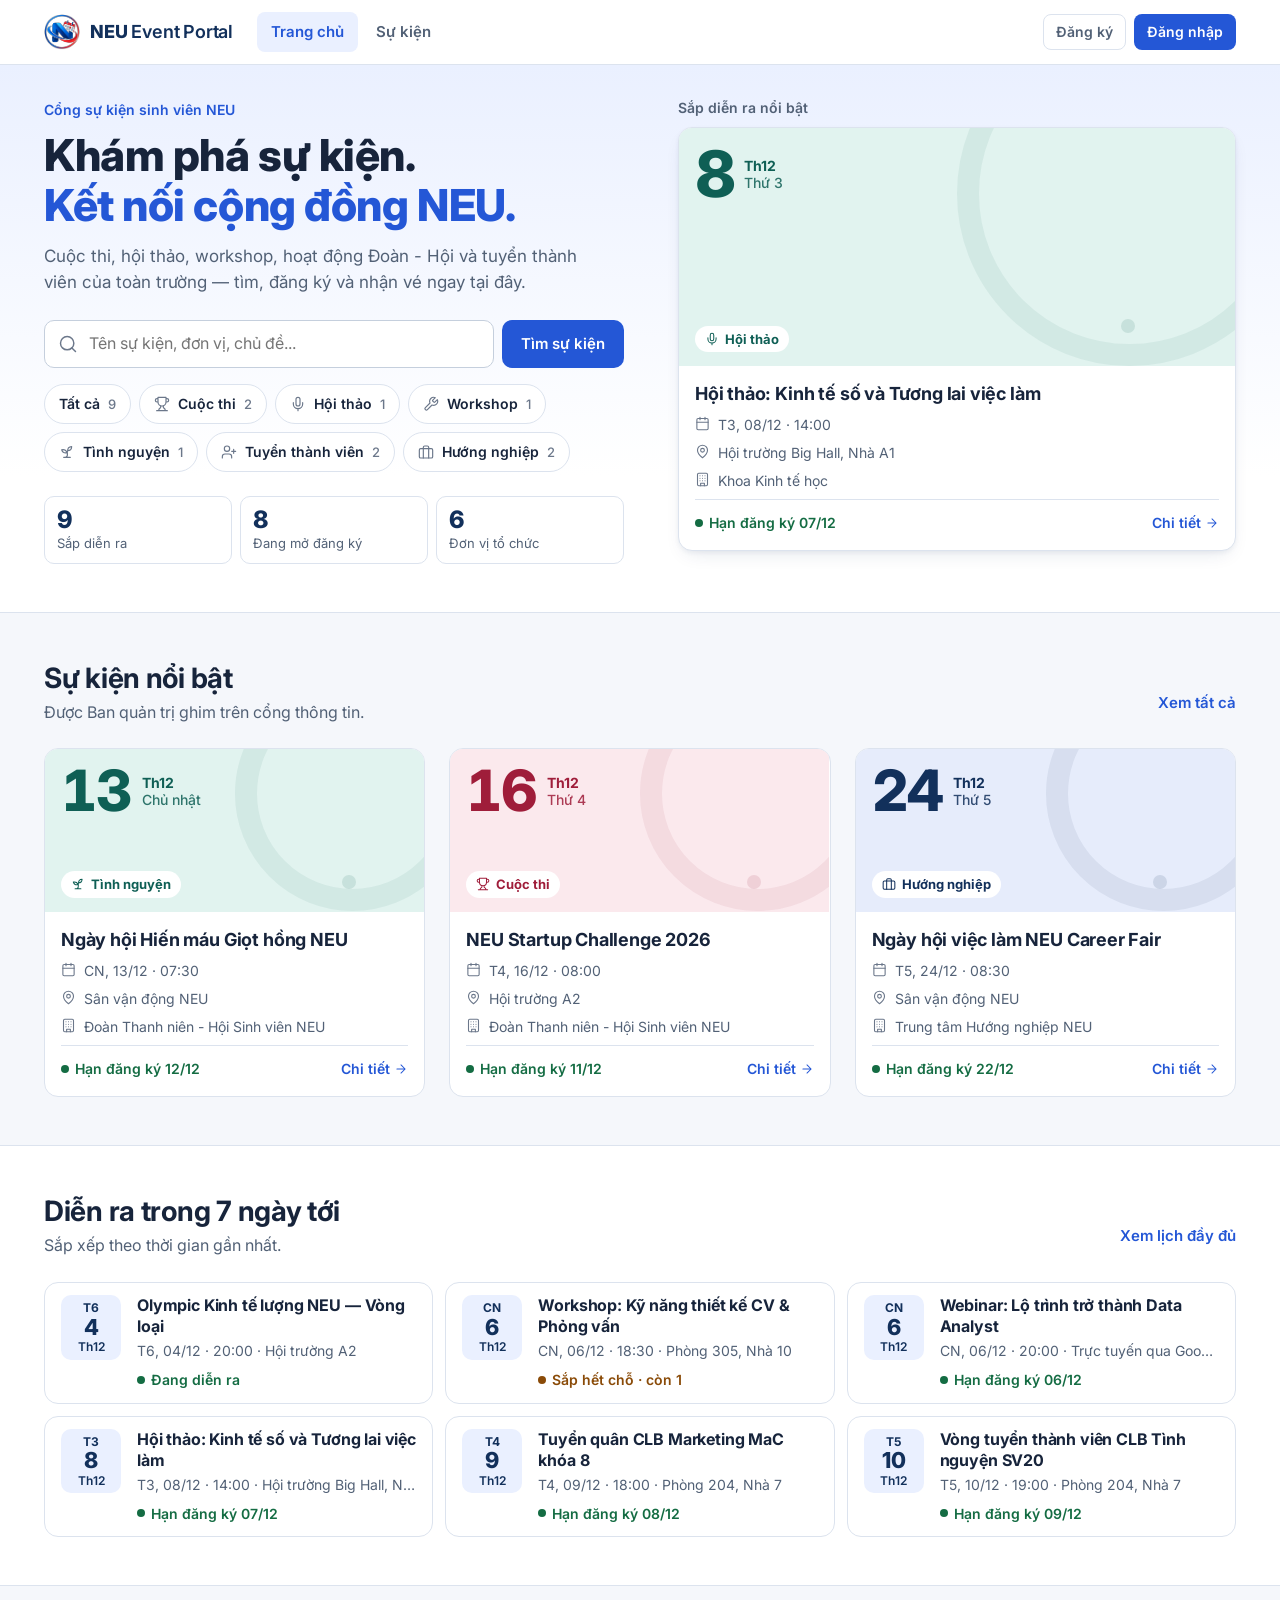
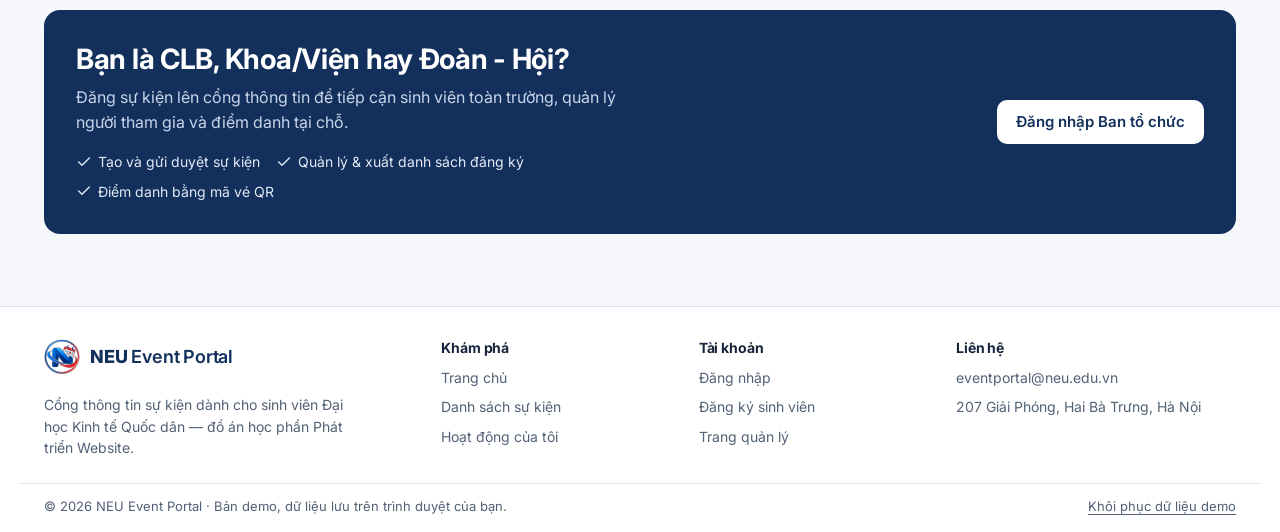
<file: index.html>
<!DOCTYPE html>
<html lang="vi">
<head>
<meta charset="UTF-8" />
<meta name="viewport" content="width=device-width, initial-scale=1.0" />
<title>NEU Event Portal — Cổng thông tin sự kiện Đại học Kinh tế Quốc dân</title>
<link rel="icon" type="image/svg+xml" href="img/favicon.svg" />
<link rel="stylesheet" href="css/style.css?v=5" />
</head>
<body>

<header id="site-header"></header>

<main id="main">
  <!-- HERO: tìm kiếm + một sự kiện nổi bật thực tế -->
  <section class="hero" aria-labelledby="hero-title">
    <div class="container hero-grid" id="hero-grid">
      <div>
        <span class="eyebrow">Cổng sự kiện sinh viên NEU</span>
        <h1 id="hero-title">Khám phá sự kiện.<br/><span class="accent">Kết nối cộng đồng NEU.</span></h1>
        <p class="lede">Cuộc thi, hội thảo, workshop, hoạt động Đoàn - Hội và tuyển thành viên của toàn trường — tìm, đăng ký và nhận vé ngay tại đây.</p>

        <form class="search-panel" id="hero-search-form" role="search">
          <div class="search-field">
            <label for="hero-search-input" class="sr-only">Tìm kiếm sự kiện</label>
            <svg class="ico" width="20" height="20" viewBox="0 0 24 24" fill="none" stroke="currentColor" stroke-width="1.75" stroke-linecap="round" stroke-linejoin="round" aria-hidden="true"><circle cx="11" cy="11" r="8"/><path d="m21 21-4.3-4.3"/></svg>
            <input type="search" id="hero-search-input" placeholder="Tên sự kiện, đơn vị, chủ đề..." />
          </div>
          <button type="submit" class="btn btn-primary">Tìm sự kiện</button>
        </form>

        <nav class="hero-cats" aria-label="Danh mục sự kiện">
          <div class="cat-scroll" id="hero-pills"></div>
        </nav>
        <div class="hero-stats" id="hero-stats"></div>
      </div>
      <div class="hero-feature" id="hero-feature"></div>
    </div>
  </section>

  <!-- SỰ KIỆN NỔI BẬT -->
  <section class="section" aria-labelledby="featured-title">
    <div class="container">
      <div class="section-head">
        <div>
          <h2 id="featured-title">Sự kiện nổi bật</h2>
          <p>Được Ban quản trị ghim trên cổng thông tin.</p>
        </div>
        <a class="link-more" href="events.html">Xem tất cả</a>
      </div>
      <div class="featured-grid" id="featured-rail"></div>
    </div>
  </section>

  <!-- 7 NGÀY TỚI -->
  <section class="section section-alt" aria-labelledby="week-title">
    <div class="container">
      <div class="section-head">
        <div>
          <h2 id="week-title">Diễn ra trong 7 ngày tới</h2>
          <p id="week-sub">Sắp xếp theo thời gian gần nhất.</p>
        </div>
        <a class="link-more" href="events.html?time=week">Xem lịch đầy đủ</a>
      </div>
      <div class="week-list" id="upcoming-grid"></div>
    </div>
  </section>

  <!-- DÀNH CHO BAN TỔ CHỨC -->
  <section class="section-tight" aria-labelledby="cta-title">
    <div class="container">
      <div class="cta-block">
        <div>
          <h2 id="cta-title">Bạn là CLB, Khoa/Viện hay Đoàn - Hội?</h2>
          <p>Đăng sự kiện lên cổng thông tin để tiếp cận sinh viên toàn trường, quản lý người tham gia và điểm danh tại chỗ.</p>
          <ul class="cta-points">
            <li><svg class="ico" width="16" height="16" viewBox="0 0 24 24" fill="none" stroke="currentColor" stroke-width="2" stroke-linecap="round" stroke-linejoin="round" aria-hidden="true"><path d="M20 6 9 17l-5-5"/></svg> Tạo và gửi duyệt sự kiện</li>
            <li><svg class="ico" width="16" height="16" viewBox="0 0 24 24" fill="none" stroke="currentColor" stroke-width="2" stroke-linecap="round" stroke-linejoin="round" aria-hidden="true"><path d="M20 6 9 17l-5-5"/></svg> Quản lý & xuất danh sách đăng ký</li>
            <li><svg class="ico" width="16" height="16" viewBox="0 0 24 24" fill="none" stroke="currentColor" stroke-width="2" stroke-linecap="round" stroke-linejoin="round" aria-hidden="true"><path d="M20 6 9 17l-5-5"/></svg> Điểm danh bằng mã vé QR</li>
          </ul>
        </div>
        <div class="actions">
          <a href="login.html?role=organizer" class="btn btn-primary" id="cta-btn">Đăng nhập Ban tổ chức</a>
        </div>
      </div>
    </div>
  </section>
</main>

<footer id="site-footer"></footer>

<script src="js/data.js?v=5"></script>
<script src="js/services.js?v=5"></script>
<script src="js/main.js?v=5"></script>
<script src="js/home.js?v=5"></script>
</body>
</html>
</file>
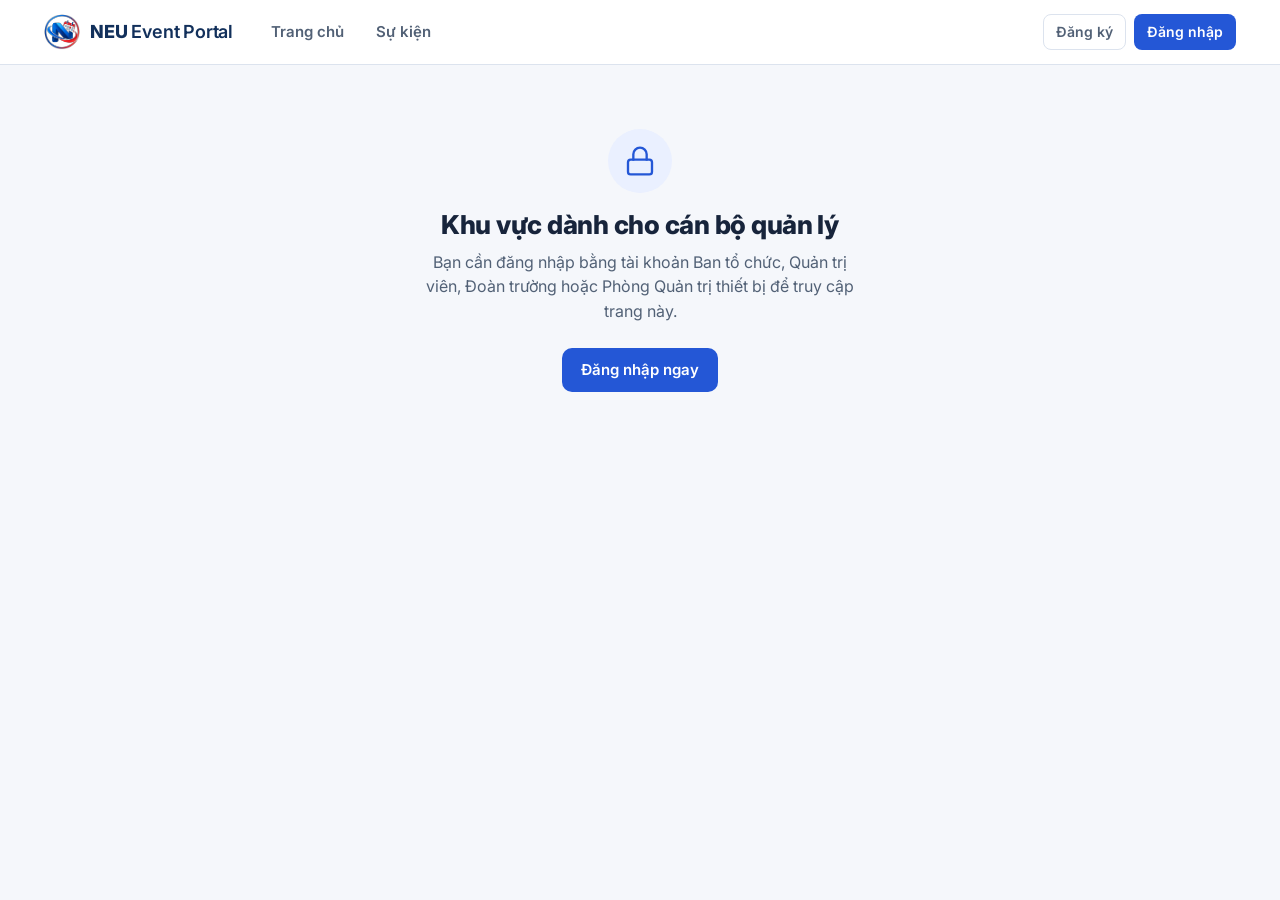
<file: dashboard.html>
<!DOCTYPE html>
<html lang="vi">
<head>
<meta charset="UTF-8" />
<meta name="viewport" content="width=device-width, initial-scale=1.0" />
<title>Trang quản lý — NEU Event Portal</title>
<link rel="icon" type="image/svg+xml" href="img/favicon.svg" />
<link rel="stylesheet" href="css/style.css?v=5" />
</head>
<body>

<header id="site-header"></header>

<main id="dashboard-root">
  <!-- Nội dung render bằng JS dựa trên vai trò đăng nhập:
       Ban tổ chức / Quản trị viên / Đoàn trường / Phòng Quản trị thiết bị -->
</main>

<div class="toast" id="toast"></div>

<script src="js/data.js?v=5"></script>
<script src="js/services.js?v=5"></script>
<script src="js/main.js?v=5"></script>
<script src="js/dashboard.js?v=5"></script>
</body>
</html>
</file>
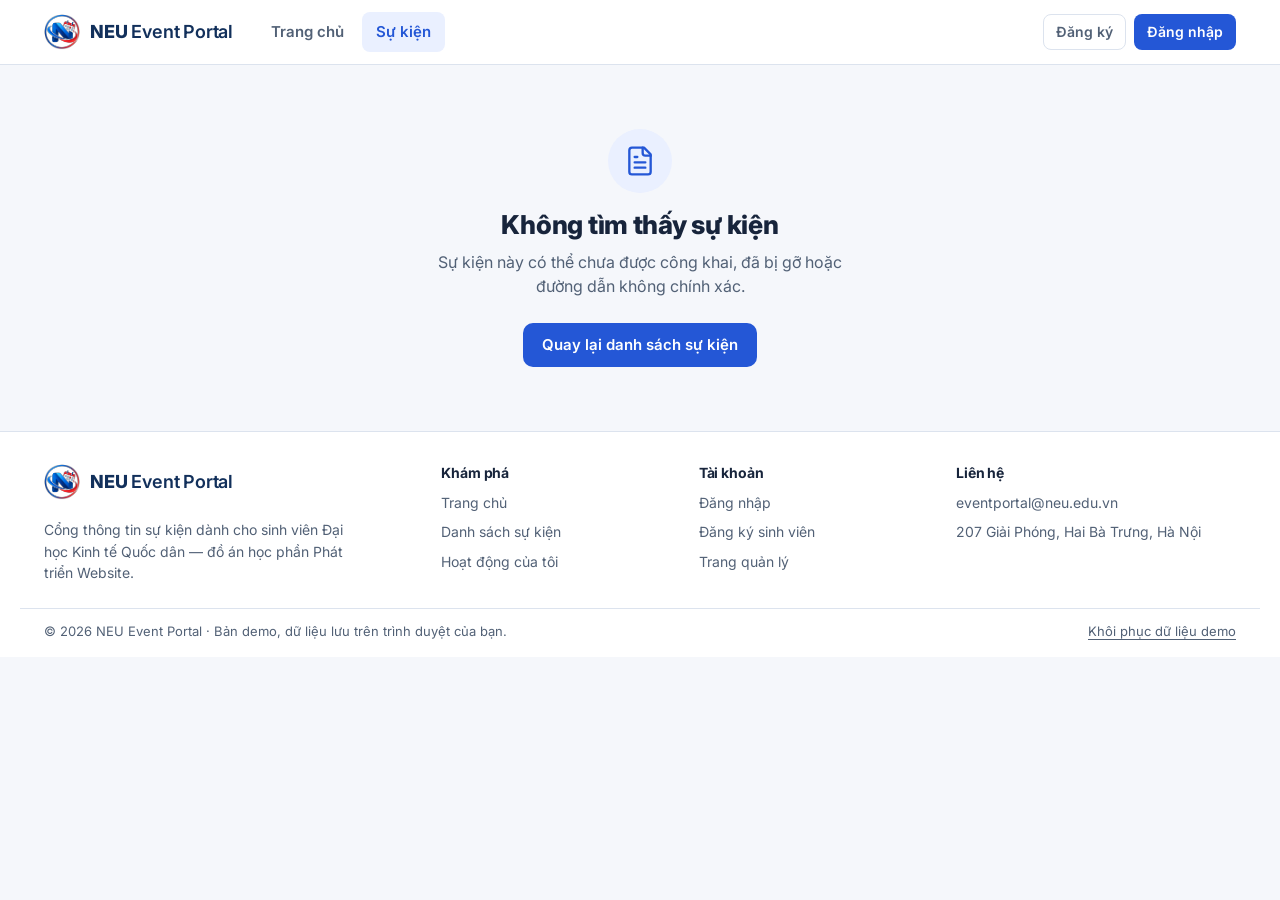
<file: event-detail.html>
<!DOCTYPE html>
<html lang="vi">
<head>
<meta charset="UTF-8" />
<meta name="viewport" content="width=device-width, initial-scale=1.0" />
<title>Chi tiết sự kiện — NEU Event Portal</title>
<link rel="icon" type="image/svg+xml" href="img/favicon.svg" />
<link rel="stylesheet" href="css/style.css?v=5" />
</head>
<body>

<header id="site-header"></header>

<main id="detail-root">
  <!-- Nội dung được render bằng JS dựa trên ?id=... -->
</main>

<div class="toast" id="toast"></div>

<footer id="site-footer"></footer>

<script src="js/data.js?v=5"></script>
<script src="js/services.js?v=5"></script>
<script src="js/main.js?v=5"></script>
<script src="js/detail.js?v=5"></script>
</body>
</html>
</file>
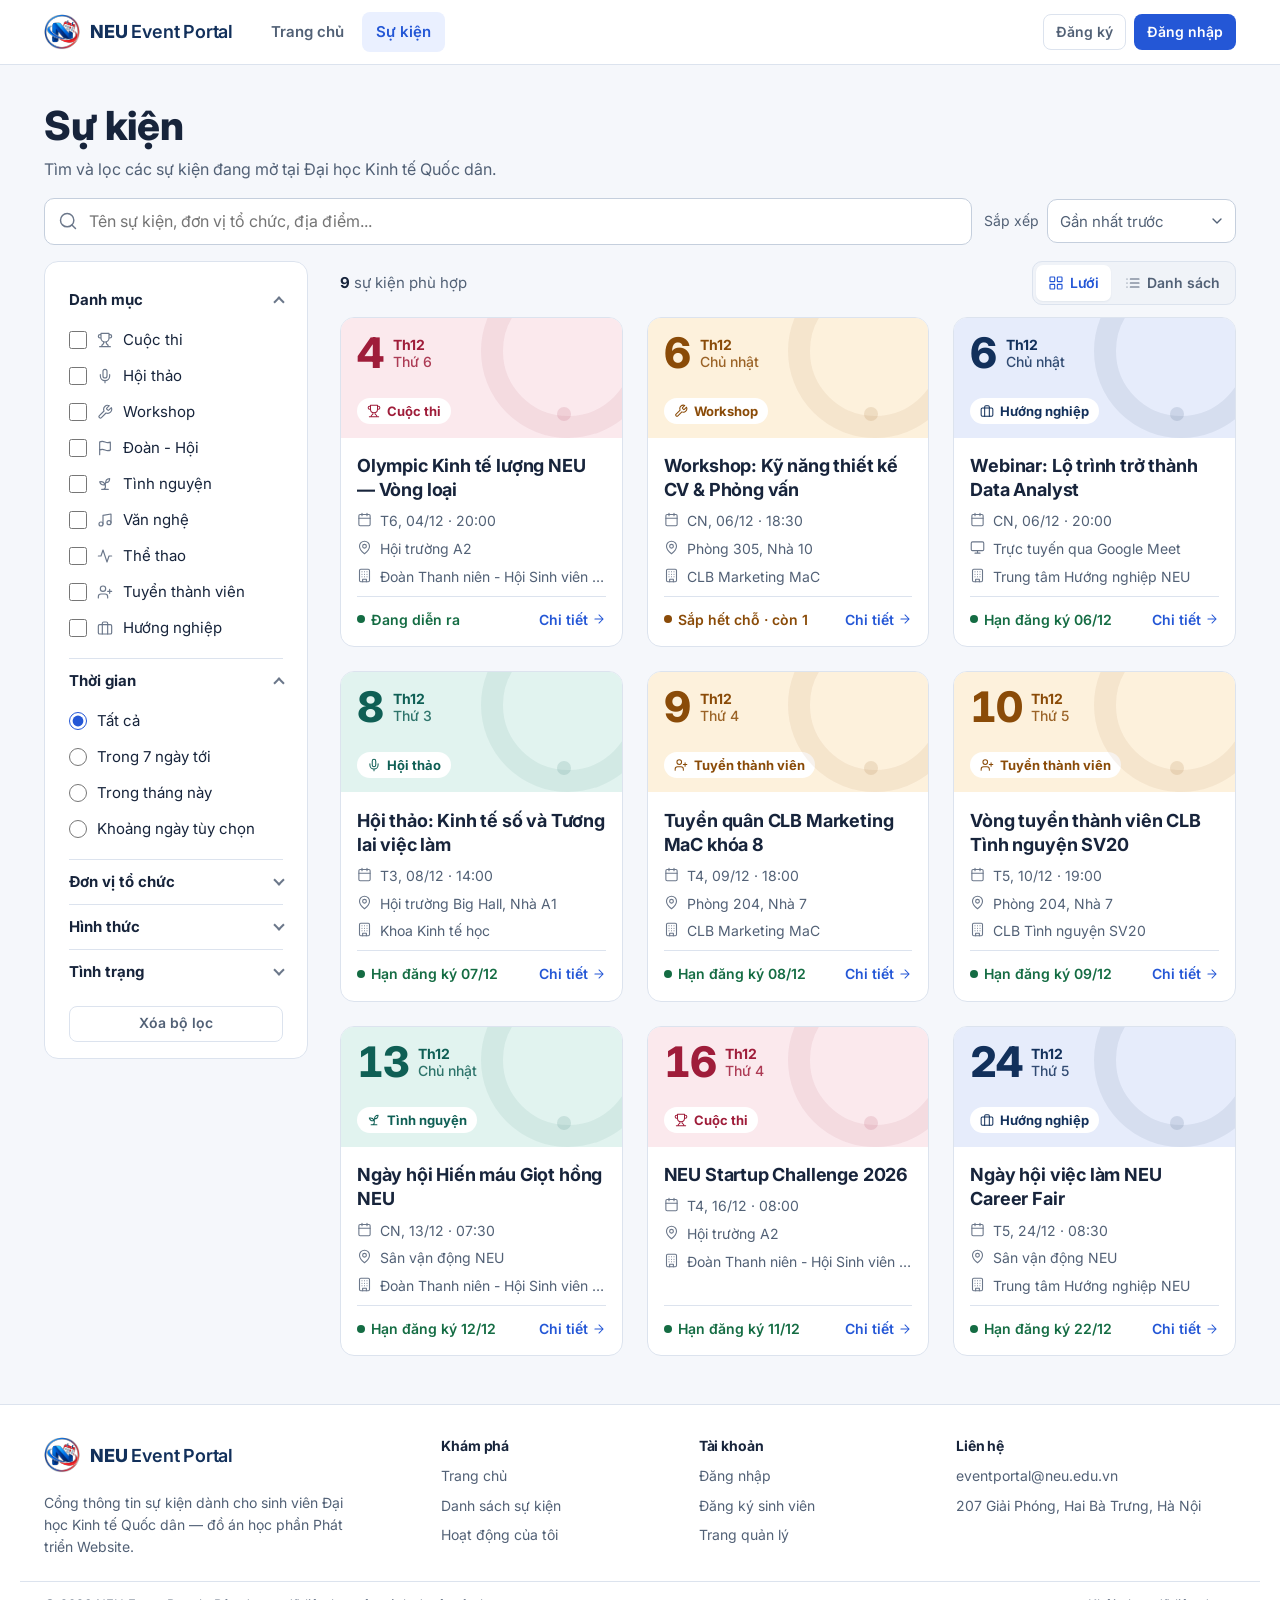
<file: events.html>
<!DOCTYPE html>
<html lang="vi">
<head>
<meta charset="UTF-8" />
<meta name="viewport" content="width=device-width, initial-scale=1.0" />
<title>Danh sách sự kiện — NEU Event Portal</title>
<link rel="icon" type="image/svg+xml" href="img/favicon.svg" />
<link rel="stylesheet" href="css/style.css?v=5" />
</head>
<body>

<header id="site-header"></header>

<main id="main">
  <section class="page-head">
    <div class="container">
      <h1>Sự kiện</h1>
      <p>Tìm và lọc các sự kiện đang mở tại Đại học Kinh tế Quốc dân.</p>
    </div>
  </section>

  <section>
    <div class="container">
      <form class="list-toolbar" id="toolbar-form" role="search">
        <div class="search-field">
          <label for="search-input" class="sr-only">Tìm kiếm sự kiện</label>
          <svg class="ico" width="20" height="20" viewBox="0 0 24 24" fill="none" stroke="currentColor" stroke-width="1.75" stroke-linecap="round" stroke-linejoin="round" aria-hidden="true"><circle cx="11" cy="11" r="8"/><path d="m21 21-4.3-4.3"/></svg>
          <input type="search" id="search-input" placeholder="Tên sự kiện, đơn vị tổ chức, địa điểm..." />
        </div>
        <label class="sort-label" for="sort-select">Sắp xếp
          <select id="sort-select" class="select"></select>
        </label>
      </form>

      <div class="mobile-list-bar">
        <button type="button" class="btn btn-outline" id="btn-open-filters" aria-expanded="false" aria-controls="filter-box">
          <svg class="ico" width="18" height="18" viewBox="0 0 24 24" fill="none" stroke="currentColor" stroke-width="1.75" stroke-linecap="round" stroke-linejoin="round" aria-hidden="true"><path d="M21 4h-7M10 4H3M21 12h-9M8 12H3M21 20h-5M12 20H3M14 2v4M8 10v4M16 18v4"/></svg>
          Bộ lọc <span class="filter-count" id="filter-count" hidden></span>
        </button>
        <div>
          <label for="sort-select-m" class="sr-only">Sắp xếp</label>
          <select id="sort-select-m" class="select"></select>
        </div>
      </div>

      <div class="list-layout">
        <aside class="filter-box" id="filter-box" aria-labelledby="filter-title">
          <div class="filter-head">
            <h2 id="filter-title">Bộ lọc</h2>
            <button type="button" class="modal-close" id="btn-close-filters" aria-label="Đóng bộ lọc">
              <svg class="ico" width="18" height="18" viewBox="0 0 24 24" fill="none" stroke="currentColor" stroke-width="1.75" stroke-linecap="round" stroke-linejoin="round" aria-hidden="true"><path d="M18 6 6 18M6 6l12 12"/></svg>
            </button>
          </div>
          <div class="filter-inner" id="filter-inner">
            <details class="filter-group" id="fg-category" open>
              <summary>Danh mục <span class="group-count" hidden></span></summary>
              <fieldset>
                <legend class="sr-only">Danh mục</legend>
                <div id="filter-categories"></div>
              </fieldset>
            </details>
            <details class="filter-group" id="fg-time" open>
              <summary>Thời gian <span class="group-count" hidden></span></summary>
              <fieldset>
                <legend class="sr-only">Thời gian</legend>
                <label class="filter-check"><input type="radio" name="timeframe" value="all" checked/> Tất cả</label>
                <label class="filter-check"><input type="radio" name="timeframe" value="week"/> Trong 7 ngày tới</label>
                <label class="filter-check"><input type="radio" name="timeframe" value="month"/> Trong tháng này</label>
                <label class="filter-check"><input type="radio" name="timeframe" value="custom"/> Khoảng ngày tùy chọn</label>
                <div id="custom-range" hidden>
                  <label class="mini" for="filter-from">Từ ngày</label>
                  <input type="date" id="filter-from" />
                  <label class="mini" for="filter-to">Đến ngày</label>
                  <input type="date" id="filter-to" />
                </div>
              </fieldset>
            </details>
            <details class="filter-group" id="fg-unit">
              <summary>Đơn vị tổ chức <span class="group-count" hidden></span></summary>
              <fieldset>
                <legend class="sr-only">Đơn vị tổ chức</legend>
                <label for="filter-unit" class="sr-only">Đơn vị tổ chức</label>
                <select id="filter-unit" class="select"><option value="">Tất cả đơn vị</option></select>
              </fieldset>
            </details>
            <details class="filter-group" id="fg-format">
              <summary>Hình thức <span class="group-count" hidden></span></summary>
              <fieldset>
                <legend class="sr-only">Hình thức</legend>
                <label class="filter-check"><input type="radio" name="format" value="all" checked/> Tất cả</label>
                <label class="filter-check"><input type="radio" name="format" value="offline"/> Trực tiếp</label>
                <label class="filter-check"><input type="radio" name="format" value="online"/> Trực tuyến</label>
              </fieldset>
            </details>
            <details class="filter-group" id="fg-status">
              <summary>Tình trạng <span class="group-count" hidden></span></summary>
              <fieldset>
                <legend class="sr-only">Tình trạng</legend>
                <label class="filter-check"><input type="checkbox" id="filter-available"/> Còn chỗ</label>
                <label class="filter-check"><input type="checkbox" id="filter-open"/> Còn hạn đăng ký</label>
              </fieldset>
            </details>
            <button type="button" class="btn btn-ghost btn-sm btn-block filter-desktop-only" id="btn-clear-filters">Xóa bộ lọc</button>
          </div>
          <div class="filter-foot">
            <button type="button" class="btn btn-ghost" id="btn-sheet-clear">Xóa lựa chọn</button>
            <button type="button" class="btn btn-primary" id="btn-sheet-apply">Áp dụng</button>
          </div>
        </aside>

        <div>
          <div class="result-bar">
            <p class="result-count" id="result-count" aria-live="polite"></p>
            <div class="view-toggle" role="group" aria-label="Kiểu hiển thị">
              <button type="button" id="btn-view-grid" data-view="grid" aria-pressed="true">
                <svg class="ico" width="16" height="16" viewBox="0 0 24 24" fill="none" stroke="currentColor" stroke-width="1.75" stroke-linecap="round" stroke-linejoin="round" aria-hidden="true"><rect width="7" height="7" x="3" y="3" rx="1"/><rect width="7" height="7" x="14" y="3" rx="1"/><rect width="7" height="7" x="14" y="14" rx="1"/><rect width="7" height="7" x="3" y="14" rx="1"/></svg>
                Lưới
              </button>
              <button type="button" id="btn-view-list" data-view="list" aria-pressed="false">
                <svg class="ico" width="16" height="16" viewBox="0 0 24 24" fill="none" stroke="currentColor" stroke-width="1.75" stroke-linecap="round" stroke-linejoin="round" aria-hidden="true"><path d="M8 6h13M8 12h13M8 18h13M3 6h.01M3 12h.01M3 18h.01"/></svg>
                Danh sách
              </button>
            </div>
          </div>
          <div class="active-filters" id="active-filters"></div>
          <div class="card-grid" id="events-grid"></div>
        </div>
      </div>
    </div>
  </section>
</main>

<footer id="site-footer"></footer>

<script src="js/data.js?v=5"></script>
<script src="js/services.js?v=5"></script>
<script src="js/main.js?v=5"></script>
<script src="js/events.js?v=5"></script>
</body>
</html>
</file>
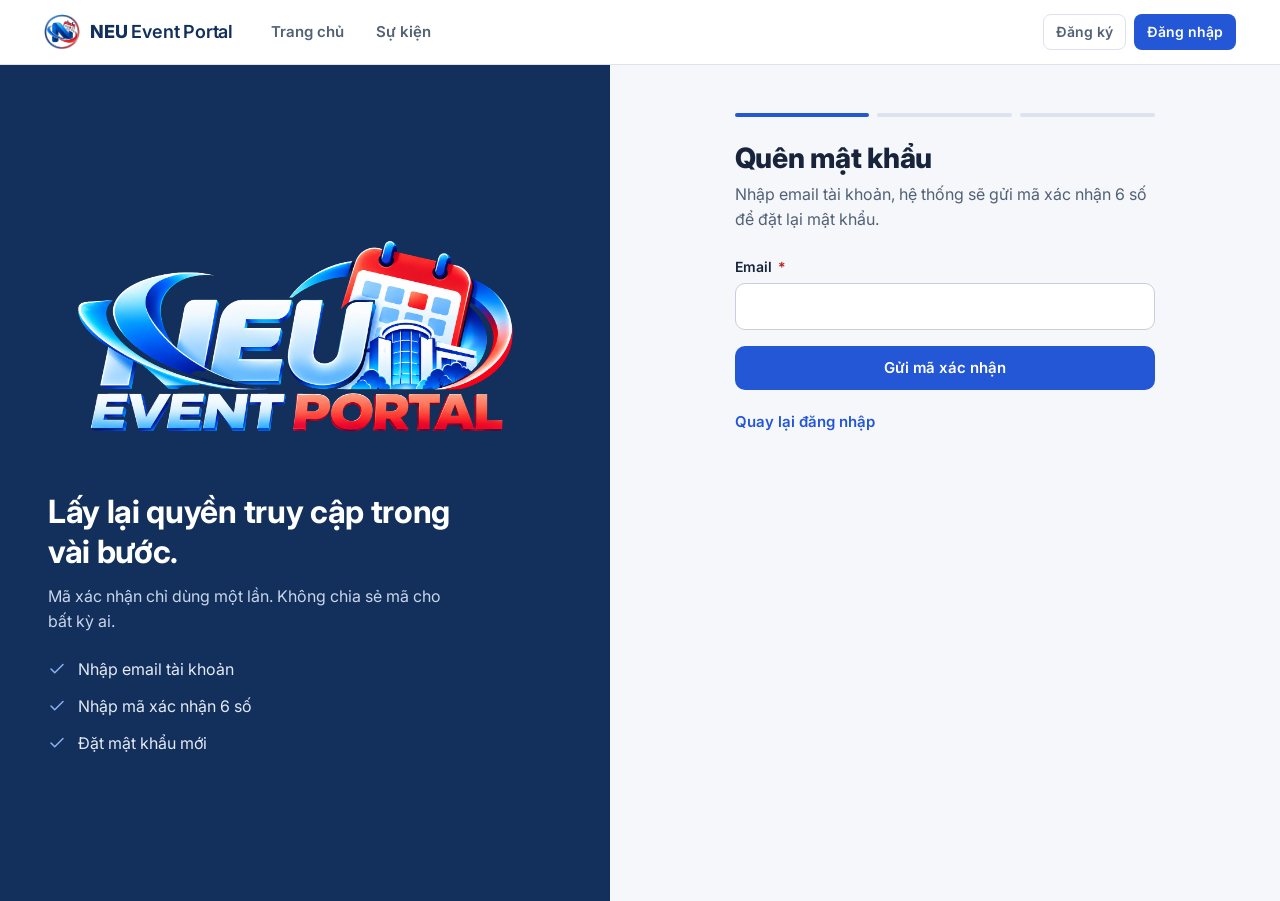
<file: forgot-password.html>
<!DOCTYPE html>
<html lang="vi">
<head>
<meta charset="UTF-8" />
<meta name="viewport" content="width=device-width, initial-scale=1.0" />
<title>Quên mật khẩu — NEU Event Portal</title>
<link rel="icon" type="image/svg+xml" href="img/favicon.svg" />
<link rel="stylesheet" href="css/style.css?v=5" />
</head>
<body>

<header id="site-header"></header>

<main id="main" class="auth-shell">
  <div class="auth-visual">
    <img class="auth-logo" src="img/logo_to.svg?v=2" alt="NEU Event Portal" width="1083" height="543" />
    <h2>Lấy lại quyền truy cập trong vài bước.</h2>
    <p>Mã xác nhận chỉ dùng một lần. Không chia sẻ mã cho bất kỳ ai.</p>
    <ul class="auth-points"><li><svg class="ico" width="18" height="18" viewBox="0 0 24 24" fill="none" stroke="currentColor" stroke-width="2" stroke-linecap="round" stroke-linejoin="round" aria-hidden="true"><path d="M20 6 9 17l-5-5"/></svg><span>Nhập email tài khoản</span></li><li><svg class="ico" width="18" height="18" viewBox="0 0 24 24" fill="none" stroke="currentColor" stroke-width="2" stroke-linecap="round" stroke-linejoin="round" aria-hidden="true"><path d="M20 6 9 17l-5-5"/></svg><span>Nhập mã xác nhận 6 số</span></li><li><svg class="ico" width="18" height="18" viewBox="0 0 24 24" fill="none" stroke="currentColor" stroke-width="2" stroke-linecap="round" stroke-linejoin="round" aria-hidden="true"><path d="M20 6 9 17l-5-5"/></svg><span>Đặt mật khẩu mới</span></li></ul>
  </div>

  <div class="auth-form-side">
    <div class="auth-form">
      <div class="steps" aria-hidden="true"><span class="on" id="step-1"></span><span id="step-2"></span><span id="step-3"></span></div>

      <form id="forgot-form" novalidate>
        <h1>Quên mật khẩu</h1>
        <p class="sub">Nhập email tài khoản, hệ thống sẽ gửi mã xác nhận 6 số để đặt lại mật khẩu.</p>
        <p class="form-error" id="forgot-error" role="alert"></p>
        <div class="field">
          <label for="f-email">Email <span class="req" aria-hidden="true">*</span></label>
          <input type="email" id="f-email" required autocomplete="email" />
        </div>
        <button type="submit" class="btn btn-primary btn-block">Gửi mã xác nhận</button>
      </form>

      <form id="reset-form" hidden novalidate>
        <h1>Đặt lại mật khẩu</h1>
        <p class="sub" id="reset-sub"></p>
        <div class="notice notice-info">
          <svg class="ico" width="18" height="18" viewBox="0 0 24 24" fill="none" stroke="currentColor" stroke-width="1.75" stroke-linecap="round" stroke-linejoin="round" aria-hidden="true"><circle cx="12" cy="12" r="10"/><path d="M12 16v-4M12 8h.01"/></svg>
          <div>Bản demo không gửi email thật — mã xác nhận của bạn là:<div class="code-box" id="demo-code"></div></div>
        </div>
        <p class="form-error" id="reset-error" role="alert"></p>
        <div class="field">
          <label for="f-code">Mã xác nhận <span class="req" aria-hidden="true">*</span></label>
          <input type="text" id="f-code" required inputmode="numeric" maxlength="6" autocomplete="one-time-code" />
        </div>
        <div class="field-row">
          <div class="field">
            <label for="f-new">Mật khẩu mới <span class="req" aria-hidden="true">*</span></label>
            <input type="password" id="f-new" required minlength="6" autocomplete="new-password" />
          </div>
          <div class="field">
            <label for="f-confirm">Nhập lại <span class="req" aria-hidden="true">*</span></label>
            <input type="password" id="f-confirm" required minlength="6" autocomplete="new-password" />
          </div>
        </div>
        <button type="submit" class="btn btn-primary btn-block">Đổi mật khẩu</button>
      </form>

      <div id="reset-done" hidden>
        <h1>Đã đổi mật khẩu</h1>
        <p class="sub">Bạn có thể đăng nhập bằng mật khẩu mới ngay bây giờ.</p>
        <a class="btn btn-primary btn-block" href="login.html">Về trang đăng nhập</a>
      </div>

      <div class="auth-links"><a href="login.html">Quay lại đăng nhập</a></div>
    </div>
  </div>
</main>

<div class="toast" id="toast"></div>

<script src="js/data.js?v=5"></script>
<script src="js/services.js?v=5"></script>
<script src="js/main.js?v=5"></script>
<script src="js/forgot.js?v=5"></script>
</body>
</html>
</file>
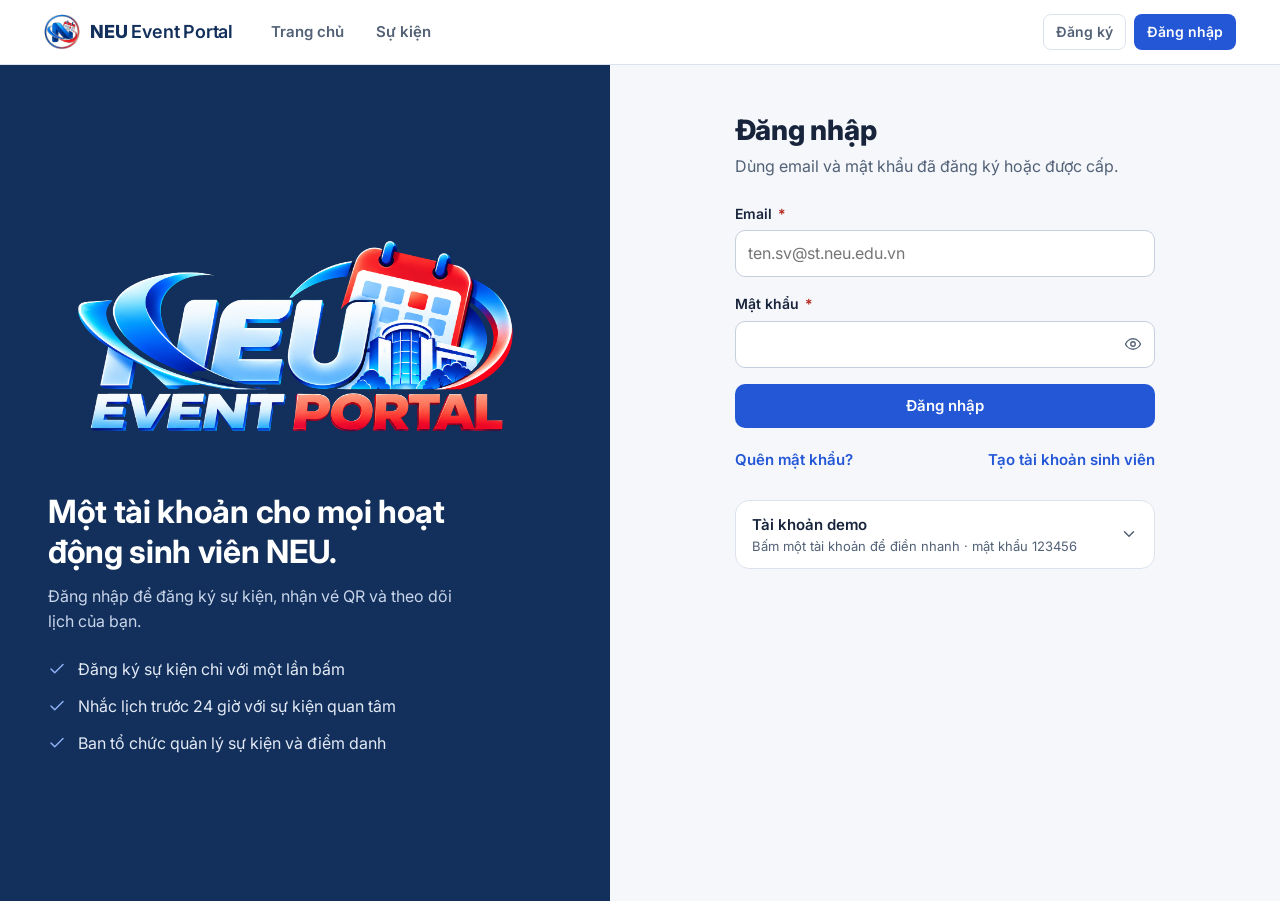
<file: login.html>
<!DOCTYPE html>
<html lang="vi">
<head>
<meta charset="UTF-8" />
<meta name="viewport" content="width=device-width, initial-scale=1.0" />
<title>Đăng nhập — NEU Event Portal</title>
<link rel="icon" type="image/svg+xml" href="img/favicon.svg" />
<link rel="stylesheet" href="css/style.css?v=5" />
</head>
<body>

<header id="site-header"></header>

<main id="main" class="auth-shell">
  <div class="auth-visual">
    <img class="auth-logo" src="img/logo_to.svg?v=2" alt="NEU Event Portal" width="1083" height="543" />
    <h2>Một tài khoản cho mọi hoạt động sinh viên NEU.</h2>
    <p>Đăng nhập để đăng ký sự kiện, nhận vé QR và theo dõi lịch của bạn.</p>
    <ul class="auth-points"><li><svg class="ico" width="18" height="18" viewBox="0 0 24 24" fill="none" stroke="currentColor" stroke-width="2" stroke-linecap="round" stroke-linejoin="round" aria-hidden="true"><path d="M20 6 9 17l-5-5"/></svg><span>Đăng ký sự kiện chỉ với một lần bấm</span></li><li><svg class="ico" width="18" height="18" viewBox="0 0 24 24" fill="none" stroke="currentColor" stroke-width="2" stroke-linecap="round" stroke-linejoin="round" aria-hidden="true"><path d="M20 6 9 17l-5-5"/></svg><span>Nhắc lịch trước 24 giờ với sự kiện quan tâm</span></li><li><svg class="ico" width="18" height="18" viewBox="0 0 24 24" fill="none" stroke="currentColor" stroke-width="2" stroke-linecap="round" stroke-linejoin="round" aria-hidden="true"><path d="M20 6 9 17l-5-5"/></svg><span>Ban tổ chức quản lý sự kiện và điểm danh</span></li></ul>
  </div>

  <div class="auth-form-side">
    <div class="auth-form">
      <h1>Đăng nhập</h1>
      <p class="sub">Dùng email và mật khẩu đã đăng ký hoặc được cấp.</p>

      <form id="login-form" novalidate>
        <p class="form-error" id="login-error" role="alert"></p>
        <div class="field">
          <label for="email">Email <span class="req" aria-hidden="true">*</span></label>
          <input type="email" id="email" required autocomplete="username" placeholder="ten.sv@st.neu.edu.vn" />
        </div>
        <div class="field">
          <label for="password">Mật khẩu <span class="req" aria-hidden="true">*</span></label>
          <input type="password" id="password" required autocomplete="current-password" />
        </div>
        <button type="submit" class="btn btn-primary btn-block">Đăng nhập</button>
      </form>

      <div class="auth-links">
        <a href="forgot-password.html">Quên mật khẩu?</a>
        <a href="register.html">Tạo tài khoản sinh viên</a>
      </div>

      <details class="demo-box" id="demo-box">
        <summary>
          <span>Tài khoản demo<small>Bấm một tài khoản để điền nhanh · mật khẩu 123456</small></span>
          <svg class="ico" width="18" height="18" viewBox="0 0 24 24" fill="none" stroke="currentColor" stroke-width="2" stroke-linecap="round" stroke-linejoin="round" aria-hidden="true"><path d="m6 9 6 6 6-6"/></svg>
        </summary>
        <div class="demo-inner">
          <div class="role-tabs" id="role-tabs" role="group" aria-label="Lọc theo vai trò"></div>
          <div class="demo-accounts" id="demo-accounts"></div>
        </div>
      </details>
    </div>
  </div>
</main>

<div class="toast" id="toast"></div>

<script src="js/data.js?v=5"></script>
<script src="js/services.js?v=5"></script>
<script src="js/main.js?v=5"></script>
<script src="js/login.js?v=5"></script>
</body>
</html>
</file>
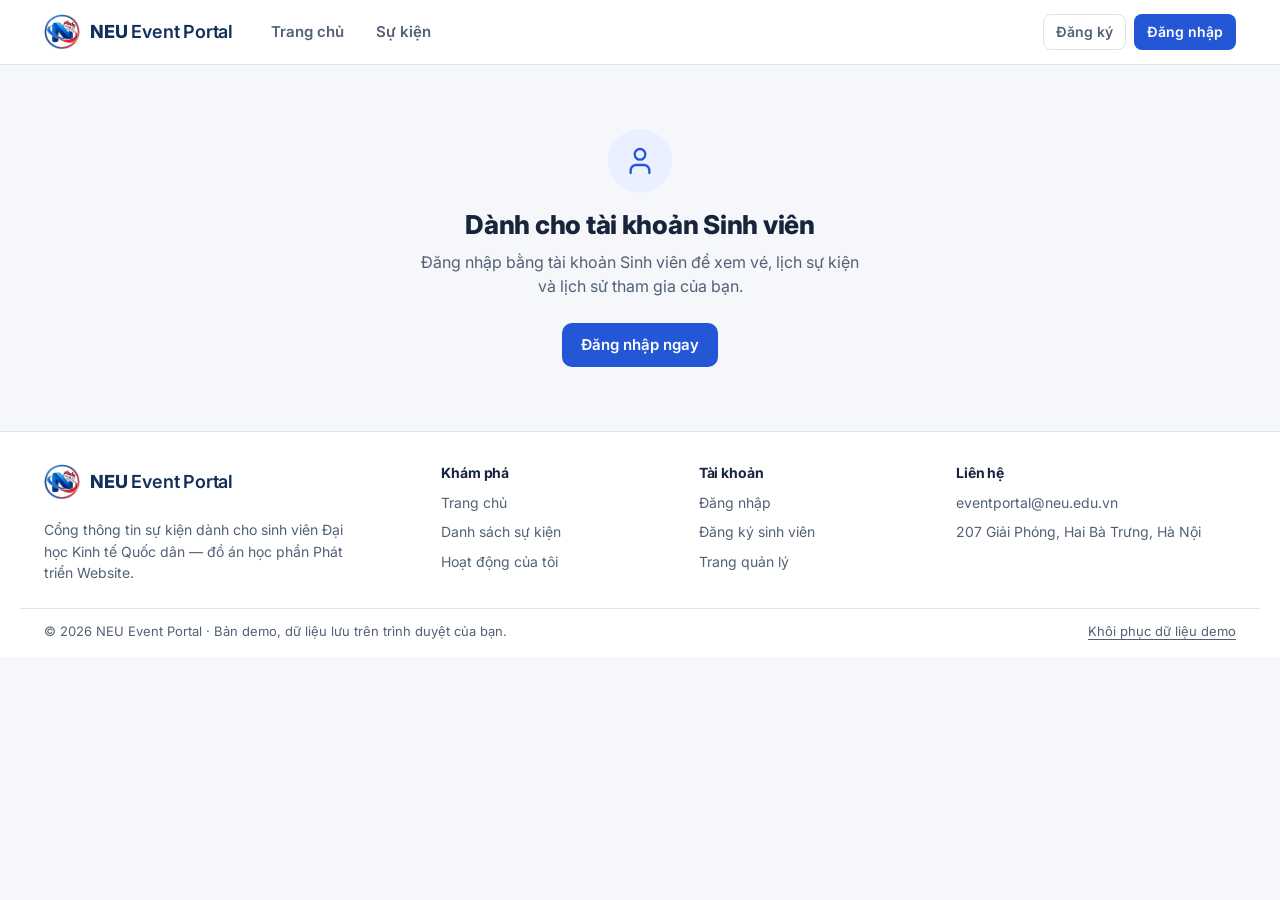
<file: my-events.html>
<!DOCTYPE html>
<html lang="vi">
<head>
<meta charset="UTF-8" />
<meta name="viewport" content="width=device-width, initial-scale=1.0" />
<title>Hoạt động của tôi — NEU Event Portal</title>
<link rel="icon" type="image/svg+xml" href="img/favicon.svg" />
<link rel="stylesheet" href="css/style.css?v=5" />
</head>
<body>

<header id="site-header"></header>

<main id="my-root">
  <!-- Nội dung được render bằng JS theo tài khoản đăng nhập -->
</main>

<div class="toast" id="toast"></div>

<footer id="site-footer"></footer>

<script src="js/data.js?v=5"></script>
<script src="js/services.js?v=5"></script>
<script src="js/main.js?v=5"></script>
<script src="js/my-events.js?v=5"></script>
</body>
</html>
</file>
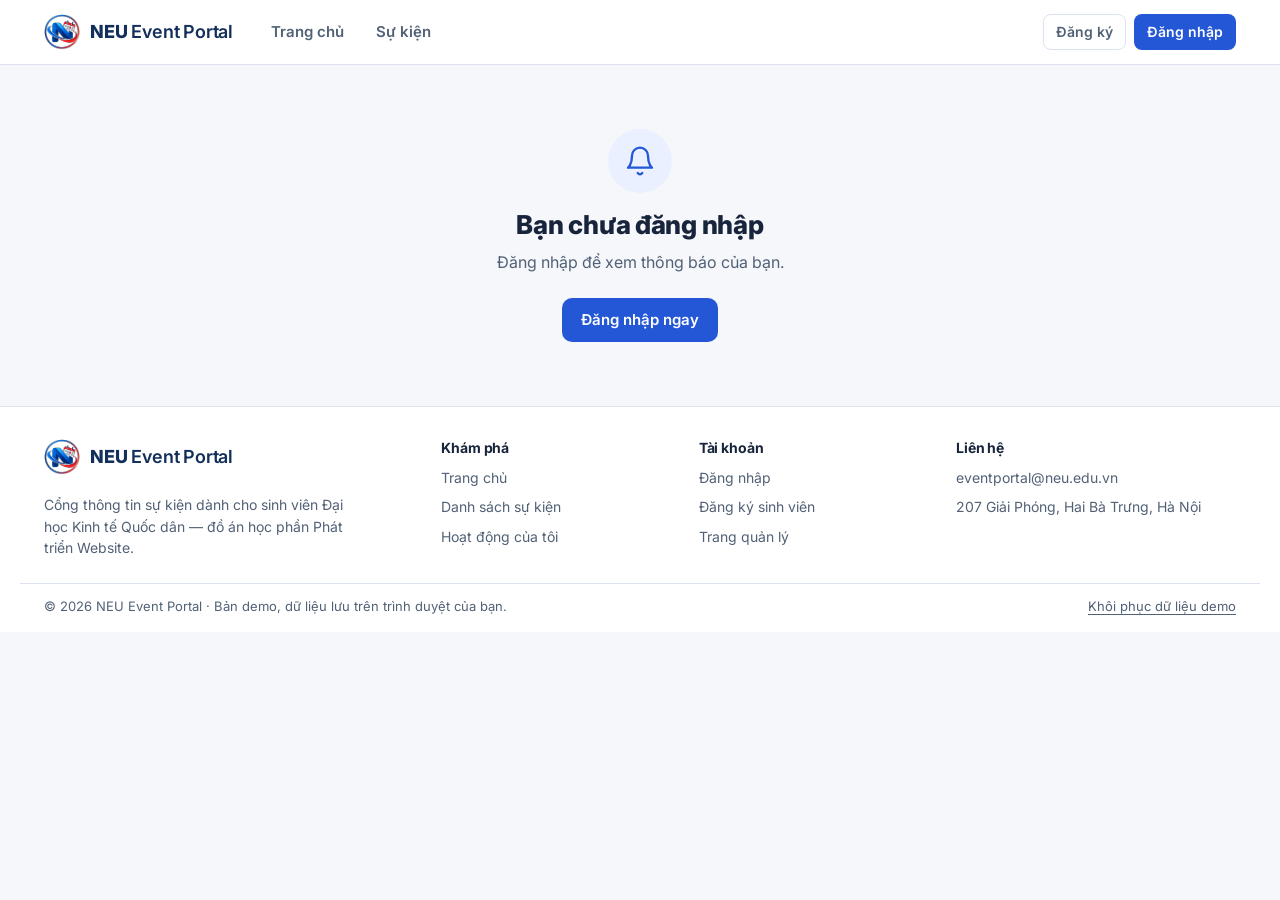
<file: notifications.html>
<!DOCTYPE html>
<html lang="vi">
<head>
<meta charset="UTF-8" />
<meta name="viewport" content="width=device-width, initial-scale=1.0" />
<title>Thông báo — NEU Event Portal</title>
<link rel="icon" type="image/svg+xml" href="img/favicon.svg" />
<link rel="stylesheet" href="css/style.css?v=5" />
</head>
<body>

<header id="site-header"></header>

<main id="notif-root">
  <!-- Nội dung được render bằng JS theo tài khoản đăng nhập -->
</main>

<div class="toast" id="toast"></div>

<footer id="site-footer"></footer>

<script src="js/data.js?v=5"></script>
<script src="js/services.js?v=5"></script>
<script src="js/main.js?v=5"></script>
<script src="js/notifications.js?v=5"></script>
</body>
</html>
</file>
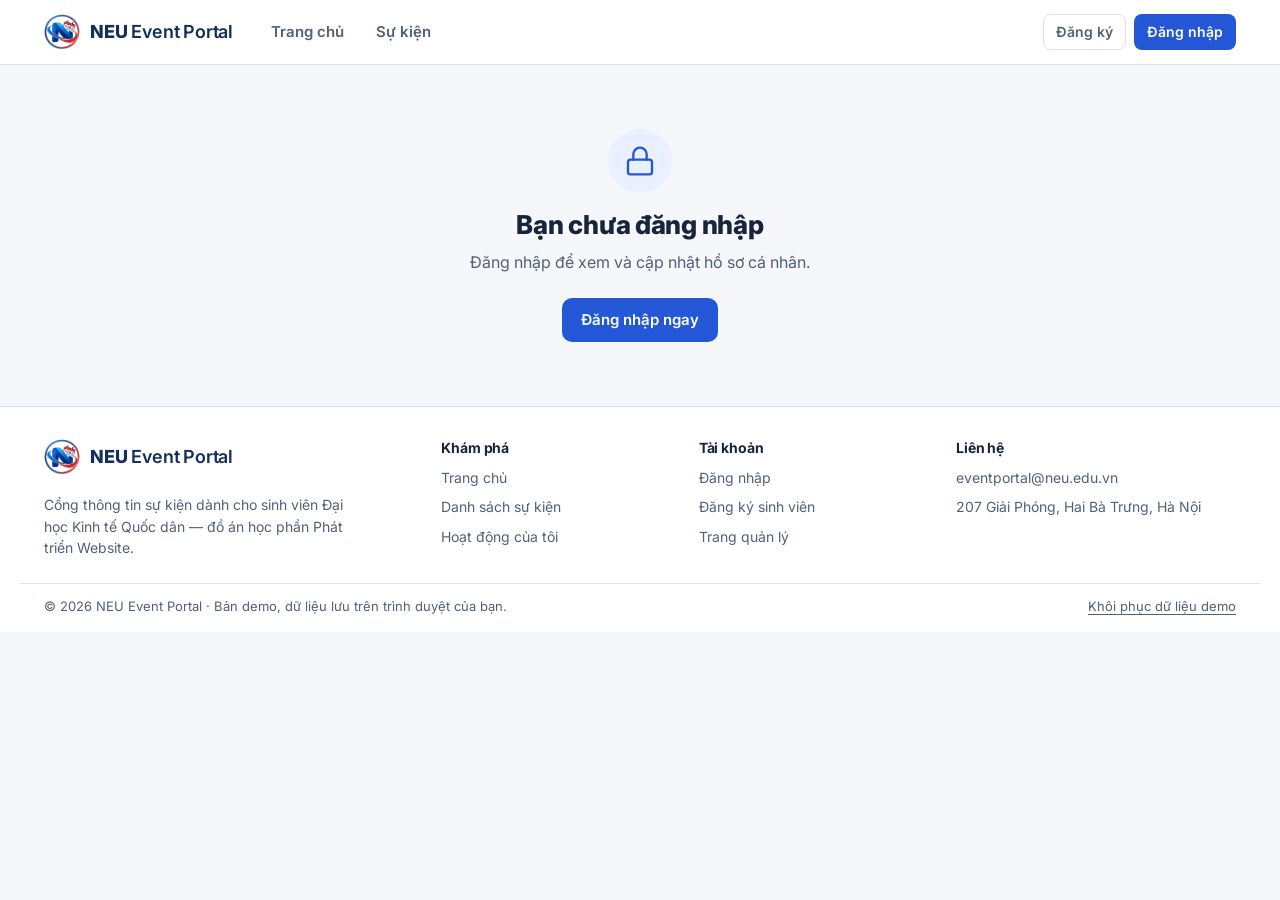
<file: profile.html>
<!DOCTYPE html>
<html lang="vi">
<head>
<meta charset="UTF-8" />
<meta name="viewport" content="width=device-width, initial-scale=1.0" />
<title>Hồ sơ cá nhân — NEU Event Portal</title>
<link rel="icon" type="image/svg+xml" href="img/favicon.svg" />
<link rel="stylesheet" href="css/style.css?v=5" />
</head>
<body>

<header id="site-header"></header>

<main id="profile-root">
  <!-- Nội dung được render bằng JS theo tài khoản đăng nhập -->
</main>

<div class="toast" id="toast"></div>

<footer id="site-footer"></footer>

<script src="js/data.js?v=5"></script>
<script src="js/services.js?v=5"></script>
<script src="js/main.js?v=5"></script>
<script src="js/profile.js?v=5"></script>
</body>
</html>
</file>
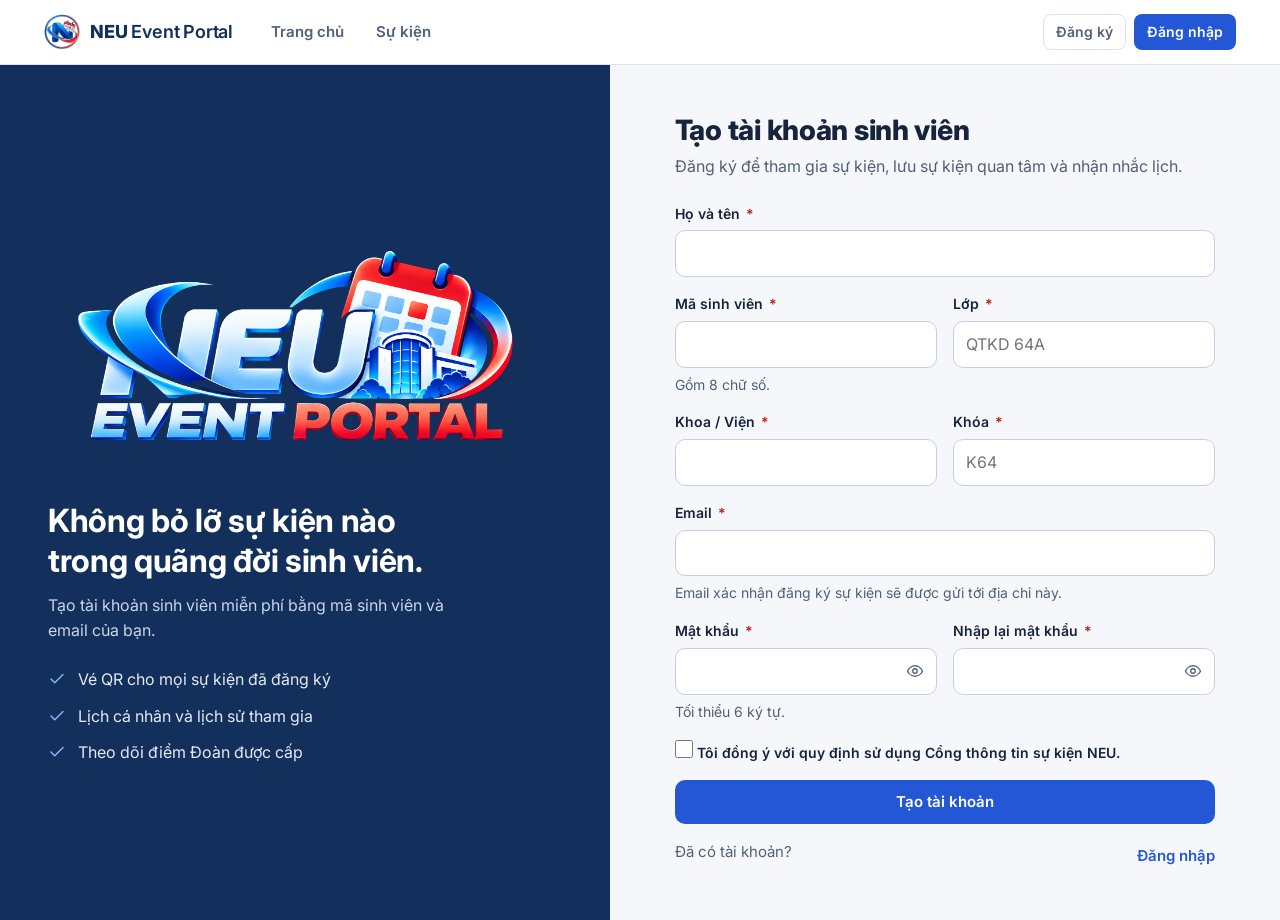
<file: register.html>
<!DOCTYPE html>
<html lang="vi">
<head>
<meta charset="UTF-8" />
<meta name="viewport" content="width=device-width, initial-scale=1.0" />
<title>Đăng ký tài khoản — NEU Event Portal</title>
<link rel="icon" type="image/svg+xml" href="img/favicon.svg" />
<link rel="stylesheet" href="css/style.css?v=5" />
</head>
<body>

<header id="site-header"></header>

<main id="main" class="auth-shell">
  <div class="auth-visual">
    <img class="auth-logo" src="img/logo_to.svg?v=2" alt="NEU Event Portal" width="1083" height="543" />
    <h2>Không bỏ lỡ sự kiện nào trong quãng đời sinh viên.</h2>
    <p>Tạo tài khoản sinh viên miễn phí bằng mã sinh viên và email của bạn.</p>
    <ul class="auth-points"><li><svg class="ico" width="18" height="18" viewBox="0 0 24 24" fill="none" stroke="currentColor" stroke-width="2" stroke-linecap="round" stroke-linejoin="round" aria-hidden="true"><path d="M20 6 9 17l-5-5"/></svg><span>Vé QR cho mọi sự kiện đã đăng ký</span></li><li><svg class="ico" width="18" height="18" viewBox="0 0 24 24" fill="none" stroke="currentColor" stroke-width="2" stroke-linecap="round" stroke-linejoin="round" aria-hidden="true"><path d="M20 6 9 17l-5-5"/></svg><span>Lịch cá nhân và lịch sử tham gia</span></li><li><svg class="ico" width="18" height="18" viewBox="0 0 24 24" fill="none" stroke="currentColor" stroke-width="2" stroke-linecap="round" stroke-linejoin="round" aria-hidden="true"><path d="M20 6 9 17l-5-5"/></svg><span>Theo dõi điểm Đoàn được cấp</span></li></ul>
  </div>

  <div class="auth-form-side">
    <div class="auth-form wide">
      <h1>Tạo tài khoản sinh viên</h1>
      <p class="sub">Đăng ký để tham gia sự kiện, lưu sự kiện quan tâm và nhận nhắc lịch.</p>

      <form id="register-form" novalidate>
        <p class="form-error" id="register-error" role="alert"></p>
        <div class="field">
          <label for="r-name">Họ và tên <span class="req" aria-hidden="true">*</span></label>
          <input type="text" id="r-name" required autocomplete="name" />
        </div>
        <div class="field-row">
          <div class="field">
            <label for="r-code">Mã sinh viên <span class="req" aria-hidden="true">*</span></label>
            <input type="text" id="r-code" required inputmode="numeric" pattern="[0-9]{8}" aria-describedby="r-code-hint" />
            <p class="field-hint" id="r-code-hint">Gồm 8 chữ số.</p>
          </div>
          <div class="field">
            <label for="r-class">Lớp <span class="req" aria-hidden="true">*</span></label>
            <input type="text" id="r-class" required placeholder="QTKD 64A" />
          </div>
        </div>
        <div class="field-row">
          <div class="field">
            <label for="r-faculty">Khoa / Viện <span class="req" aria-hidden="true">*</span></label>
            <input type="text" id="r-faculty" required />
          </div>
          <div class="field">
            <label for="r-cohort">Khóa <span class="req" aria-hidden="true">*</span></label>
            <input type="text" id="r-cohort" required placeholder="K64" />
          </div>
        </div>
        <div class="field">
          <label for="r-email">Email <span class="req" aria-hidden="true">*</span></label>
          <input type="email" id="r-email" required autocomplete="email" aria-describedby="r-email-hint" />
          <p class="field-hint" id="r-email-hint">Email xác nhận đăng ký sự kiện sẽ được gửi tới địa chỉ này.</p>
        </div>
        <div class="field-row">
          <div class="field">
            <label for="r-password">Mật khẩu <span class="req" aria-hidden="true">*</span></label>
            <input type="password" id="r-password" required minlength="6" autocomplete="new-password" aria-describedby="r-pw-hint" />
            <p class="field-hint" id="r-pw-hint">Tối thiểu 6 ký tự.</p>
          </div>
          <div class="field">
            <label for="r-confirm">Nhập lại mật khẩu <span class="req" aria-hidden="true">*</span></label>
            <input type="password" id="r-confirm" required minlength="6" autocomplete="new-password" />
          </div>
        </div>
        <div class="field">
          <label class="check-line"><input type="checkbox" id="r-agree" required /> Tôi đồng ý với quy định sử dụng Cổng thông tin sự kiện NEU.</label>
        </div>
        <button type="submit" class="btn btn-primary btn-block">Tạo tài khoản</button>
      </form>

      <div class="auth-links">
        <span class="muted">Đã có tài khoản?</span>
        <a href="login.html">Đăng nhập</a>
      </div>
    </div>
  </div>
</main>

<div class="toast" id="toast"></div>

<script src="js/data.js?v=5"></script>
<script src="js/services.js?v=5"></script>
<script src="js/main.js?v=5"></script>
<script src="js/register.js?v=5"></script>
</body>
</html>
</file>
<file: css/style.css>
/* ==========================================================================
   NEU EVENT PORTAL — DESIGN SYSTEM "Modern University Event Hub"
   --------------------------------------------------------------------------
   Sáng, rõ ràng, lấy sự kiện làm trọng tâm. Màu chủ đạo navy / xanh dương
   (định hướng sản phẩm, không phải bộ nhận diện chính thức của NEU).
   Một font sans-serif (Inter), icon SVG nét mảnh một màu (icon() trong main.js).
   ========================================================================== */

@import url("https://fonts.googleapis.com/css2?family=Inter:wght@400;500;600;700;800&display=swap");

:root {
  /* Màu thương hiệu */
  --navy: #12305b;
  --blue: #2457d6;
  --blue-hover: #1b46b0;
  --blue-50: #eaf0ff;
  --blue-100: #d6e1fd;

  /* Nền & chữ */
  --bg: #f5f7fb;
  --surface: #ffffff;
  --surface-2: #f0f3f8;
  --text: #17243b;
  --text-2: #526176;
  --text-3: #6b778a;
  --border: #dce3ee;
  --border-strong: #c5cfdd;

  /* Trạng thái (chữ / nền) — tương phản chữ ≥ 4.5:1 trên nền tương ứng */
  --success: #146c43;
  --success-bg: #e3f4ea;
  --warning: #8a4b08;
  --warning-bg: #fff3d6;
  --error: #b42318;
  --error-bg: #fdecea;
  --neutral: #475467;
  --neutral-bg: #edf0f5;

  /* Typography */
  --font: "Inter", -apple-system, BlinkMacSystemFont, "Segoe UI", Roboto, "Helvetica Neue", Arial, sans-serif;
  --font-code: ui-monospace, SFMono-Regular, Menlo, Consolas, monospace;

  /* Khoảng cách: 4, 8, 12, 16, 24, 32, 48, 64 */
  --s1: 4px; --s2: 8px; --s3: 12px; --s4: 16px; --s5: 24px; --s6: 32px; --s7: 48px; --s8: 64px;

  /* Hình dạng */
  --r-sm: 8px;
  --r-md: 10px;
  --r-lg: 14px;
  --r-xl: 16px;
  --shadow-sm: 0 1px 2px rgba(18, 48, 91, 0.06);
  --shadow-md: 0 2px 4px rgba(18, 48, 91, 0.05), 0 8px 20px -8px rgba(18, 48, 91, 0.14);
  --shadow-lg: 0 16px 40px -12px rgba(18, 48, 91, 0.25);
  --ease: 160ms ease;

  --container-w: 1240px;
  --header-h: 64px;
}

/* -------------------------------------------------------------------------
   Nền tảng
--------------------------------------------------------------------------- */
*, *::before, *::after { box-sizing: border-box; }
html { scroll-behavior: smooth; -webkit-text-size-adjust: 100%; }
body {
  margin: 0;
  background: var(--bg);
  color: var(--text);
  font-family: var(--font);
  font-size: 16px;
  line-height: 1.55;
  -webkit-font-smoothing: antialiased;
  overflow-x: hidden;
}
body.no-scroll { overflow: hidden; }
img { max-width: 100%; display: block; }
a { color: inherit; text-decoration: none; }
ul { list-style: none; margin: 0; padding: 0; }
button, input, select, textarea { font: inherit; color: inherit; }
button { cursor: pointer; }
h1, h2, h3, h4 { margin: 0; color: var(--text); line-height: 1.25; letter-spacing: -0.01em; }
h1 { font-size: clamp(28px, 4vw, 40px); font-weight: 800; }
h2 { font-size: clamp(22px, 2.6vw, 28px); font-weight: 700; }
h3 { font-size: 18px; font-weight: 700; }
p { margin: 0; }
hr { border: none; border-top: 1px solid var(--border); margin: var(--s4) 0; }
[hidden] { display: none !important; }

:focus-visible { outline: 3px solid var(--blue); outline-offset: 2px; border-radius: 4px; }
.sr-only { position: absolute; width: 1px; height: 1px; padding: 0; margin: -1px; overflow: hidden; clip: rect(0 0 0 0); white-space: nowrap; border: 0; }

@media (prefers-reduced-motion: reduce) {
  *, *::before, *::after { animation-duration: 0.001ms !important; transition-duration: 0.001ms !important; scroll-behavior: auto !important; }
  /* Bỏ hiệu ứng nâng thẻ; trạng thái hover vẫn thể hiện bằng viền/bóng */
  .event-card:hover, .event-card:focus-within, .event-rows .event-row:hover { transform: none !important; }
  .tab-enter { animation: none !important; }
}

.container { width: 100%; max-width: var(--container-w); margin: 0 auto; padding: 0 var(--s5); }
@media (max-width: 620px) { .container { padding: 0 var(--s4); } }

.ico { display: inline-block; vertical-align: -0.18em; flex: none; }
.code { font-family: var(--font-code); }
.muted { color: var(--text-2); }
@media (max-width: 620px) { .hide-sm { display: none !important; } }

/* -------------------------------------------------------------------------
   Nút
--------------------------------------------------------------------------- */
.btn {
  display: inline-flex; align-items: center; justify-content: center; gap: var(--s2);
  min-height: 44px; padding: 10px 18px;
  border-radius: var(--r-md); border: 1px solid transparent;
  font-weight: 600; font-size: 15px; line-height: 1.2; white-space: nowrap;
  transition: background var(--ease), border-color var(--ease), color var(--ease), box-shadow var(--ease);
}
.btn-primary { background: var(--blue); color: #fff; }
.btn-primary:hover { background: var(--blue-hover); }
.btn-secondary { background: var(--blue-50); color: var(--navy); }
.btn-secondary:hover { background: var(--blue-100); }
.btn-outline { background: var(--surface); border-color: var(--border-strong); color: var(--text); }
.btn-outline:hover { border-color: var(--blue); color: var(--blue); }
.btn-ghost { background: transparent; color: var(--text-2); border-color: var(--border); }
.btn-ghost:hover { background: var(--surface-2); color: var(--text); }
.btn-danger { background: var(--error); color: #fff; }
.btn-danger:hover { background: #8f1c13; }
.btn-danger-outline { background: var(--surface); border-color: #f1b7b1; color: var(--error); }
.btn-danger-outline:hover { background: var(--error-bg); }
.btn-success { background: var(--success); color: #fff; }
.btn-success:hover { background: #0f5434; }
.btn-sm { min-height: 36px; padding: 6px 12px; font-size: 14px; border-radius: var(--r-sm); }
.btn-block { width: 100%; }
.btn[disabled], .btn:disabled { background: var(--neutral-bg); color: var(--text-3); border-color: var(--neutral-bg); cursor: not-allowed; }

.link-btn { background: none; border: none; padding: 0; color: var(--text-2); font-size: 14px; text-decoration: underline; text-underline-offset: 3px; }
.link-btn:hover { color: var(--blue); }
.text-link { color: var(--blue); font-weight: 600; }
.text-link:hover { text-decoration: underline; text-underline-offset: 3px; }

.icon-btn {
  width: 36px; height: 36px; flex: none;
  display: inline-flex; align-items: center; justify-content: center;
  border: 1px solid var(--border); background: var(--surface); color: var(--text-2);
  border-radius: var(--r-sm); transition: background var(--ease), border-color var(--ease), color var(--ease);
}
.icon-btn:hover { border-color: var(--blue); color: var(--blue); background: var(--blue-50); }
.icon-btn.ok:hover { border-color: var(--success); color: var(--success); background: var(--success-bg); }
.icon-btn.danger:hover { border-color: var(--error); color: var(--error); background: var(--error-bg); }

/* -------------------------------------------------------------------------
   Header
--------------------------------------------------------------------------- */
#site-header {
  position: sticky; top: 0; z-index: 60;
  background: var(--surface);
  border-bottom: 1px solid var(--border);
  transition: box-shadow var(--ease);
}
/* Đã cuộn khỏi đầu trang: thêm bóng nhẹ (không đổi chiều cao) */
#site-header.scrolled { box-shadow: 0 4px 16px -8px rgba(18, 48, 91, 0.18); }
.header-inner { display: flex; align-items: center; gap: var(--s5); height: var(--header-h); }
.brand { display: inline-flex; align-items: center; gap: 10px; flex: none; }
.brand-logo { width: 36px; height: 36px; flex: none; display: block; }
.brand-word { font-weight: 600; font-size: 18px; color: var(--navy); letter-spacing: -0.01em; }
.brand-word b { font-weight: 800; }
@media (max-width: 400px) {
  .brand { gap: 8px; }
  .brand-logo { width: 30px; height: 30px; }
  .brand-word { font-size: 16px; }
}

.main-nav { display: flex; gap: var(--s1); margin-right: auto; }
.nav-link {
  padding: 8px 14px; border-radius: var(--r-sm);
  font-weight: 600; font-size: 15px; color: var(--text-2);
  transition: background var(--ease), color var(--ease);
}
.nav-link:hover { background: var(--surface-2); color: var(--text); }
.nav-link[aria-current="page"] { background: var(--blue-50); color: var(--blue); }

.header-actions { display: flex; align-items: center; gap: var(--s2); }
.bell-btn {
  position: relative; width: 44px; height: 44px; border-radius: 50%;
  display: inline-flex; align-items: center; justify-content: center; color: var(--text-2);
  transition: background var(--ease), color var(--ease);
}
.bell-btn:hover, .bell-btn[aria-current="page"] { background: var(--blue-50); color: var(--blue); }
.bell-count {
  position: absolute; top: 6px; right: 5px; min-width: 18px; height: 18px; padding: 0 5px;
  border-radius: 999px; background: var(--error); color: #fff; font-size: 11px; font-weight: 700;
  display: flex; align-items: center; justify-content: center; border: 2px solid var(--surface);
}
.avatar {
  border-radius: 50%; background: var(--navy); color: #fff; flex: none;
  display: inline-flex; align-items: center; justify-content: center; font-weight: 700; letter-spacing: 0.02em;
}

.account { position: relative; }
.account-btn {
  display: flex; align-items: center; gap: var(--s2); max-width: 240px; min-height: 44px;
  padding: 4px 10px 4px 4px; border: 1px solid var(--border); border-radius: 999px; background: var(--surface);
  transition: border-color var(--ease);
}
.account-btn:hover, .account-btn[aria-expanded="true"] { border-color: var(--blue); }
.account-name { font-weight: 600; font-size: 14px; overflow: hidden; text-overflow: ellipsis; white-space: nowrap; }
.account-menu {
  position: absolute; right: 0; top: calc(100% + 8px); width: 260px; z-index: 70;
  background: var(--surface); border: 1px solid var(--border); border-radius: var(--r-lg);
  box-shadow: var(--shadow-lg); padding: var(--s2);
}
.account-head { padding: var(--s2) var(--s3) var(--s3); border-bottom: 1px solid var(--border); margin-bottom: var(--s2); }
.account-head strong { display: block; font-size: 15px; }
.account-head span { display: block; font-size: 13px; color: var(--text-2); }
.account-menu a, .account-menu button {
  display: flex; align-items: center; gap: 10px; width: 100%; min-height: 40px;
  padding: 8px var(--s3); border-radius: var(--r-sm); border: none; background: none;
  font-size: 15px; font-weight: 500; color: var(--text); text-align: left;
}
.account-menu a:hover, .account-menu button:hover { background: var(--surface-2); }
.account-menu .ico { color: var(--text-2); }
.menu-count { margin-left: auto; background: var(--error); color: #fff; border-radius: 999px; font-size: 12px; font-weight: 700; padding: 0 7px; }

.nav-toggle {
  display: none; width: 44px; height: 44px; border-radius: var(--r-sm);
  align-items: center; justify-content: center; border: 1px solid var(--border); background: var(--surface); color: var(--text);
}
.mobile-nav { border-top: 1px solid var(--border); background: var(--surface); box-shadow: var(--shadow-md); }
.mobile-nav .container { display: flex; flex-direction: column; padding-top: var(--s2); padding-bottom: var(--s4); }
.mobile-nav a, .mobile-nav button {
  display: flex; align-items: center; min-height: 48px; padding: 0 var(--s2);
  font-weight: 600; border: none; background: none; text-align: left; border-radius: var(--r-sm);
}
.mobile-nav a:hover, .mobile-nav button:hover { background: var(--surface-2); }
.mobile-nav a[aria-current="page"] { color: var(--blue); background: var(--blue-50); }
.mobile-nav hr { margin: var(--s2) 0; }
.mobile-account { display: flex; gap: var(--s3); align-items: center; padding: var(--s2); }
.mobile-account strong { display: block; }
.mobile-account span { display: block; font-size: 14px; color: var(--text-2); }

@media (min-width: 861px) { .mobile-nav { display: none !important; } }
@media (max-width: 860px) {
  .main-nav, .account { display: none; }
  .header-actions { margin-left: auto; }
  .nav-toggle { display: inline-flex; }
  .header-inner { gap: var(--s3); }
}

/* -------------------------------------------------------------------------
   Khối nội dung chung
--------------------------------------------------------------------------- */
.section { padding: var(--s7) 0; }
.section-tight { padding: var(--s5) 0; }
.section-alt { background: var(--surface); border-top: 1px solid var(--border); border-bottom: 1px solid var(--border); }
.section-head { display: flex; align-items: flex-end; justify-content: space-between; gap: var(--s4); margin-bottom: var(--s5); }
.section-head p { color: var(--text-2); margin-top: var(--s1); }
.link-more { display: inline-flex; align-items: center; gap: 6px; font-weight: 600; font-size: 15px; color: var(--blue); white-space: nowrap; min-height: 44px; }
.link-more:hover { text-decoration: underline; text-underline-offset: 3px; }
.eyebrow { display: inline-block; font-size: 14px; font-weight: 600; color: var(--blue); }
@media (max-width: 620px) { .section { padding: var(--s6) 0; } .section-head { margin-bottom: var(--s4); } }

.page-head { padding: var(--s6) 0 var(--s4); }
.page-head h1 { margin: 4px 0 6px; }
.page-head p { color: var(--text-2); max-width: 640px; }
.breadcrumb { font-size: 14px; color: var(--text-2); display: flex; flex-wrap: wrap; gap: 6px; }
.breadcrumb a { color: var(--text-2); }
.breadcrumb a:hover { color: var(--blue); text-decoration: underline; }
.breadcrumb [aria-current] { color: var(--text); overflow: hidden; text-overflow: ellipsis; white-space: nowrap; max-width: 46ch; }

.panel { background: var(--surface); border: 1px solid var(--border); border-radius: var(--r-xl); padding: var(--s5); }
.panel + .panel { margin-top: var(--s4); }
.panel > h2 { font-size: 18px; margin-bottom: var(--s4); }
@media (max-width: 620px) { .panel { padding: var(--s4); border-radius: var(--r-lg); } }

/* -------------------------------------------------------------------------
   Huy hiệu & trạng thái
--------------------------------------------------------------------------- */
.badge {
  display: inline-flex; align-items: center; gap: 5px;
  font-size: 13px; font-weight: 600; line-height: 1.3;
  padding: 3px 10px; border-radius: 999px; white-space: nowrap;
}
.badge-cat { background: var(--blue-50); color: var(--navy); }
.badge-format { background: var(--neutral-bg); color: var(--neutral); }
.status-published { background: var(--success-bg); color: var(--success); }
.status-pending { background: var(--warning-bg); color: var(--warning); }
.status-rejected { background: var(--error-bg); color: var(--error); }
.status-neutral { background: var(--neutral-bg); color: var(--neutral); }
.status-draft { background: var(--blue-50); color: var(--blue-hover); }

.avail { display: inline-flex; align-items: center; gap: 6px; font-size: 14px; font-weight: 600; }
.avail::before { content: ""; width: 8px; height: 8px; border-radius: 50%; background: currentColor; flex: none; }
.avail-ok { color: var(--success); }
.avail-warn { color: var(--warning); }
.avail-error { color: var(--error); }
.avail-neutral { color: var(--neutral); }

.notice {
  display: flex; gap: var(--s3); align-items: flex-start;
  border-radius: var(--r-md); padding: var(--s3) var(--s4); font-size: 15px; line-height: 1.5;
  border: 1px solid var(--border); background: var(--surface-2); color: var(--text); margin-bottom: var(--s4);
}
.notice .ico { margin-top: 2px; color: var(--text-2); }
.notice-warn { background: var(--warning-bg); border-color: #f2d391; }
.notice-warn .ico { color: var(--warning); }
.notice-error { background: var(--error-bg); border-color: #f4c2bd; }
.notice-error .ico { color: var(--error); }
.notice-ok { background: var(--success-bg); border-color: #b4dfc6; }
.notice-ok .ico { color: var(--success); }
.notice-info { background: var(--blue-50); border-color: var(--blue-100); }
.notice-info .ico { color: var(--blue); }

/* -------------------------------------------------------------------------
   Thẻ sự kiện
--------------------------------------------------------------------------- */
.card-grid { display: grid; grid-template-columns: repeat(auto-fill, minmax(264px, 1fr)); gap: var(--s5); }
@media (max-width: 620px) { .card-grid { gap: var(--s4); } }

.event-card {
  position: relative; display: flex; flex-direction: column; min-width: 0;
  background: var(--surface); border: 1px solid var(--border); border-radius: var(--r-lg);
  overflow: hidden; transition: border-color var(--ease), box-shadow var(--ease), transform var(--ease);
}
.event-card:hover, .event-card:focus-within { border-color: var(--blue-100); box-shadow: var(--shadow-md); }
@media (hover: hover) {
  .event-card:hover { transform: translateY(-3px); }
}
.event-card:focus-within { transform: translateY(-3px); }

/* Ảnh bìa 21:9; khi không có ảnh hiển thị "poster ngày" */
.cover { position: relative; aspect-ratio: 21 / 9; background: var(--surface-2); overflow: hidden; container-type: inline-size; }
.cover img { position: absolute; inset: 0; width: 100%; height: 100%; object-fit: cover; }
.cover-fallback {
  position: absolute; inset: 0; display: flex; flex-direction: column; justify-content: space-between; align-items: flex-start;
  padding: 14px var(--s4); background: var(--c-bg, var(--blue-50)); color: var(--c-fg, var(--navy)); overflow: hidden;
}
/* Họa tiết hình học trang trí: một vòng tròn lớn + một chấm nhỏ */
.cover-fallback::before, .cover-fallback::after { content: ""; position: absolute; border-radius: 50%; pointer-events: none; }
.cover-fallback::after { right: -12%; top: -45%; width: 62%; aspect-ratio: 1; border: 22px solid currentColor; opacity: 0.07; }
.cover-fallback::before { right: 18%; bottom: 14%; width: 14px; height: 14px; background: currentColor; opacity: 0.12; }
.poster-date { position: relative; display: flex; align-items: center; gap: 10px; line-height: 1; }
.pd-day { font-size: clamp(32px, 15cqi, 64px); font-weight: 800; letter-spacing: -0.03em; font-variant-numeric: tabular-nums; }
.pd-rest { display: flex; flex-direction: column; gap: 3px; font-size: 14px; font-weight: 700; }
.pd-rest span + span { font-weight: 500; opacity: 0.85; }
.poster-cat {
  position: relative; display: inline-flex; align-items: center; gap: 6px; max-width: 100%;
  padding: 3px 10px; border-radius: 999px; background: var(--surface); font-size: 13px; font-weight: 700;
  white-space: nowrap; overflow: hidden; text-overflow: ellipsis;
}
/* Poster đã ghi danh mục → ẩn dòng danh mục ở thân thẻ (vẫn đọc được bằng trình đọc màn hình) */
.cover:not(.has-img) + .event-body .event-cat { position: absolute; width: 1px; height: 1px; overflow: hidden; clip: rect(0 0 0 0); white-space: nowrap; }
[data-color="crimson"], [data-color="crimson-dark"] { --c-bg: #fbe9ed; --c-fg: #9f1d3a; }
[data-color="teal"] { --c-bg: #e1f3ef; --c-fg: #0f5f55; }
[data-color="gold"] { --c-bg: #fdf1dc; --c-fg: #8a4b08; }
[data-color="navy"] { --c-bg: #e6ecfb; --c-fg: #12305b; }
[data-color="slate"] { --c-bg: #eceff4; --c-fg: #3b4a5e; }

.event-body { display: flex; flex-direction: column; gap: var(--s2); padding: var(--s4); flex: 1; min-width: 0; }
.event-cat { display: inline-flex; align-items: center; gap: 6px; font-size: 13px; font-weight: 600; color: var(--blue-hover); }
.event-title { font-size: 18px; line-height: 1.35; font-weight: 700; }
.event-title a { display: -webkit-box; -webkit-line-clamp: 2; -webkit-box-orient: vertical; overflow: hidden; overflow-wrap: anywhere; }
.event-title a::after { content: ""; position: absolute; inset: 0; z-index: 1; }
.event-title a:focus-visible { outline: none; }
.event-card:has(.event-title a:focus-visible) { outline: 3px solid var(--blue); outline-offset: 2px; }
.event-desc { color: var(--text-2); font-size: 15px; display: -webkit-box; -webkit-line-clamp: 2; -webkit-box-orient: vertical; overflow: hidden; }
.event-meta { display: flex; flex-direction: column; gap: 6px; font-size: 14px; color: var(--text-2); }
.event-meta li { display: flex; gap: 8px; align-items: flex-start; min-width: 0; }
.event-meta li .ico { margin-top: 2px; color: var(--text-3); }
.event-meta li span { overflow: hidden; text-overflow: ellipsis; white-space: nowrap; }
.event-foot { display: flex; align-items: center; justify-content: space-between; gap: var(--s2); margin-top: auto; padding-top: var(--s3); border-top: 1px solid var(--border); }
.event-more { display: inline-flex; align-items: center; gap: 4px; font-size: 14px; font-weight: 600; color: var(--blue); white-space: nowrap; }

/* Thẻ ngang (ảnh/poster bên trái): thẻ nổi bật duy nhất, hoặc thẻ lẻ cuối lưới trên tablet */
.event-card-featured .event-title { font-size: 22px; }
@media (min-width: 621px) {
  .event-card-featured { display: grid; grid-template-columns: minmax(0, 1fr) minmax(0, 1fr); }
  .event-card-featured .cover { aspect-ratio: auto; min-height: 220px; }
  .event-card-featured .event-body { padding: var(--s5); gap: var(--s3); }
}

/* -------------------------------------------------------------------------
   Trang chủ
--------------------------------------------------------------------------- */
.hero {
  /* Một lớp chuyển màu rất nhẹ tạo chiều sâu, không dùng ảnh */
  background: linear-gradient(180deg, var(--blue-50) 0%, var(--surface) 75%);
  border-bottom: 1px solid var(--border); padding: var(--s6) 0 var(--s7);
}
.hero-grid { display: grid; grid-template-columns: 1.05fr 1fr; gap: var(--s7); align-items: start; }
.hero-grid.single { grid-template-columns: minmax(0, 720px); }
.hero-grid > * { min-width: 0; }
.hero h1 { font-size: clamp(30px, 4.2vw, 44px); line-height: 1.15; margin: var(--s2) 0 var(--s3); }
.hero h1 .accent { color: var(--blue); }
.hero .lede { font-size: 17px; color: var(--text-2); max-width: 540px; margin-bottom: var(--s5); }
.search-panel { display: flex; gap: var(--s2); max-width: 580px; }
.search-field { position: relative; flex: 1; min-width: 0; }
.search-field .ico { position: absolute; left: 14px; top: 50%; transform: translateY(-50%); color: var(--text-3); pointer-events: none; }
.search-field input {
  width: 100%; min-height: 48px; padding: 10px 14px 10px 44px;
  border: 1px solid var(--border-strong); border-radius: var(--r-md); background: var(--surface); font-size: 16px;
}
.search-field input:focus { outline: none; border-color: var(--blue); box-shadow: 0 0 0 3px var(--blue-100); }
.search-panel .btn { min-height: 48px; }
.hero-feature .label { font-size: 14px; font-weight: 600; color: var(--text-2); margin-bottom: var(--s2); display: block; }
.hero-feature .event-card { box-shadow: var(--shadow-md); }
.hero-cats { margin-top: var(--s4); max-width: 580px; }
.hero-stats { display: grid; grid-template-columns: repeat(3, minmax(0, 1fr)); gap: var(--s2); margin-top: var(--s5); max-width: 580px; }
.stat { background: var(--surface); border: 1px solid var(--border); border-radius: var(--r-md); padding: 10px var(--s3); min-width: 0; }
.stat strong { display: block; font-size: 24px; font-weight: 800; line-height: 1.1; color: var(--navy); font-variant-numeric: tabular-nums; }
.stat span { display: block; font-size: 13px; color: var(--text-2); line-height: 1.35; margin-top: 2px; }
@media (max-width: 900px) {
  .hero { padding: var(--s5) 0 var(--s6); }
  .hero-feature .event-card { box-shadow: var(--shadow-sm); }
  .hero-grid { grid-template-columns: 1fr; gap: var(--s5); }
}
@media (max-width: 520px) {
  .search-panel { flex-direction: column; }
  .hero .lede { font-size: 16px; margin-bottom: var(--s4); }
}

/* Chip danh mục: xuống dòng trên desktop, cuộn ngang trên điện thoại */
.cat-scroll { display: flex; flex-wrap: wrap; gap: var(--s2); }
@media (max-width: 620px) {
  .cat-scroll { flex-wrap: nowrap; overflow-x: auto; scrollbar-width: none; margin: 0 calc(-1 * var(--s4)); padding: 2px var(--s4); }
  .cat-scroll::-webkit-scrollbar { display: none; }
}
.cat-chip {
  display: inline-flex; align-items: center; gap: 8px; flex: none; min-height: 40px; padding: 0 14px;
  border: 1px solid var(--border); border-radius: 999px; background: var(--surface);
  font-size: 14px; font-weight: 600; color: var(--text); transition: border-color var(--ease), background var(--ease), color var(--ease);
}
.cat-chip .ico { color: var(--text-3); }
.cat-chip:hover { border-color: var(--blue); color: var(--blue); }
.cat-chip:hover .ico { color: var(--blue); }
.cat-chip .count { font-size: 13px; color: var(--text-3); font-weight: 500; }

/* Lưới "Sự kiện nổi bật": 6 cột ảo, thẻ chiếm 2/3/6 cột (featuredSpans trong home.js) */
.featured-grid { display: grid; grid-template-columns: repeat(6, minmax(0, 1fr)); gap: var(--s5); }
.featured-grid > .span-2 { grid-column: span 2; }
.featured-grid > .span-3 { grid-column: span 3; }
.featured-grid > .span-6 { grid-column: 1 / -1; }
@media (max-width: 900px) {
  .featured-grid { grid-template-columns: repeat(2, minmax(0, 1fr)); gap: var(--s4); }
  .featured-grid > .event-card { grid-column: auto; }
  .featured-grid > .event-card:last-child:nth-child(odd) { grid-column: 1 / -1; }
}
@media (min-width: 621px) and (max-width: 900px) {
  .featured-grid > .event-card:last-child:nth-child(odd) { display: grid; grid-template-columns: minmax(0, 1fr) minmax(0, 1fr); }
  .featured-grid > .event-card:last-child:nth-child(odd) .cover { aspect-ratio: auto; min-height: 200px; }
}
@media (max-width: 620px) { .featured-grid { grid-template-columns: 1fr; } }

/* Hàng sự kiện gọn: "Diễn ra trong 7 ngày tới" và chế độ Danh sách */
.week-list { display: grid; grid-template-columns: repeat(auto-fill, minmax(340px, 1fr)); gap: var(--s3); }
@media (max-width: 420px) { .week-list { grid-template-columns: 1fr; } }
.grid-full { grid-column: 1 / -1; }
.event-row {
  position: relative; display: grid; grid-template-columns: 60px minmax(0, 1fr); gap: 4px var(--s4); align-items: center;
  background: var(--surface); border: 1px solid var(--border); border-radius: var(--r-lg); padding: var(--s3) var(--s4);
  transition: border-color var(--ease), box-shadow var(--ease), transform var(--ease);
}
.event-row:hover { border-color: var(--blue-100); box-shadow: var(--shadow-sm); }
.event-row:focus-within { border-color: var(--blue); }
.event-row .date-box { grid-row: span 2; align-self: start; }
.row-main { min-width: 0; }
.row-side { grid-column: 2; min-width: 0; }
.date-box { text-align: center; border-radius: var(--r-md); background: var(--blue-50); color: var(--navy); padding: 6px 0; line-height: 1.15; }
.date-box .dw { display: block; font-size: 12px; font-weight: 700; }
.date-box .d { display: block; font-size: 22px; font-weight: 800; }
.date-box .m { display: block; font-size: 12px; font-weight: 600; }
.event-row h3 { font-size: 16px; line-height: 1.35; }
.event-row h3 a { display: -webkit-box; -webkit-line-clamp: 2; -webkit-box-orient: vertical; overflow: hidden; overflow-wrap: anywhere; }
.event-row h3 a::after { content: ""; position: absolute; inset: 0; }
.event-row h3 a:focus-visible { outline: none; }
.event-row .sub { font-size: 14px; color: var(--text-2); margin-top: 2px; overflow: hidden; text-overflow: ellipsis; white-space: nowrap; }
.event-row .sub .ico { color: var(--text-3); }
/* Chế độ Danh sách: tình trạng nằm bên phải trên màn hình rộng */
.event-rows { display: grid; gap: var(--s3); }
@media (min-width: 700px) {
  .event-rows .event-row { grid-template-columns: 64px minmax(0, 1fr) auto; }
  .event-rows .event-row .date-box { grid-row: auto; align-self: center; }
  .event-rows .row-side { grid-column: 3; text-align: right; }
}
@media (hover: hover) { .event-rows .event-row:hover { transform: translateY(-2px); } }

/* CTA cho ban tổ chức */
.cta-block {
  display: grid; grid-template-columns: 1.4fr 1fr; gap: var(--s5); align-items: center;
  background: var(--navy); color: #fff; border-radius: var(--r-xl); padding: var(--s6);
}
.cta-block h2 { color: #fff; }
.cta-block p { color: #c9d5ea; margin-top: var(--s2); max-width: 560px; }
.cta-points { display: flex; flex-wrap: wrap; gap: var(--s2) var(--s4); margin-top: var(--s4); font-size: 14px; color: #e3eaf6; }
.cta-points li { display: inline-flex; gap: 6px; align-items: center; }
.cta-block .actions { display: flex; justify-content: flex-end; }
.cta-block .btn-primary { background: #fff; color: var(--navy); }
.cta-block .btn-primary:hover { background: var(--blue-50); }
.cta-block :focus-visible { outline-color: #fff; }
@media (max-width: 760px) { .cta-block { grid-template-columns: 1fr; padding: var(--s5); } .cta-block .actions { justify-content: flex-start; } }

/* -------------------------------------------------------------------------
   Trang danh sách sự kiện
--------------------------------------------------------------------------- */
.list-toolbar { display: flex; gap: var(--s3); align-items: center; margin-bottom: var(--s4); }
.list-toolbar .search-field { flex: 1; }
.list-toolbar .search-field input { min-height: 44px; }
.select {
  min-height: 44px; padding: 8px 36px 8px 12px; border: 1px solid var(--border-strong); border-radius: var(--r-md);
  background: var(--surface) url("data:image/svg+xml,%3Csvg xmlns='http://www.w3.org/2000/svg' width='16' height='16' viewBox='0 0 24 24' fill='none' stroke='%23526176' stroke-width='2' stroke-linecap='round' stroke-linejoin='round'%3E%3Cpath d='m6 9 6 6 6-6'/%3E%3C/svg%3E") no-repeat right 10px center;
  -webkit-appearance: none; appearance: none; font-size: 15px; max-width: 100%;
}
.select:focus { outline: none; border-color: var(--blue); box-shadow: 0 0 0 3px var(--blue-100); }
.sort-label { display: flex; align-items: center; gap: var(--s2); font-size: 14px; color: var(--text-2); white-space: nowrap; }

.list-layout { display: grid; grid-template-columns: 264px minmax(0, 1fr); gap: var(--s6); align-items: start; }
.filter-box {
  background: var(--surface); border: 1px solid var(--border); border-radius: var(--r-lg);
  position: sticky; top: calc(var(--header-h) + 16px);
  max-height: calc(100vh - var(--header-h) - 32px); overflow-y: auto;
}
.filter-inner { padding: var(--s4) var(--s5); }
.filter-box fieldset { border: none; margin: 0; padding: 0 0 var(--s3); min-width: 0; }
/* Nhóm bộ lọc thu gọn được (details/summary) */
.filter-group { border-bottom: 1px solid var(--border); }
.filter-group:last-of-type { border-bottom: none; margin-bottom: var(--s3); }
.filter-group summary {
  display: flex; align-items: center; gap: var(--s2); min-height: 44px; cursor: pointer; list-style: none;
  font-size: 15px; font-weight: 700; border-radius: var(--r-sm);
}
.filter-group summary::-webkit-details-marker { display: none; }
.filter-group summary::after {
  content: ""; margin-left: auto; width: 8px; height: 8px; flex: none;
  border-right: 2px solid var(--text-3); border-bottom: 2px solid var(--text-3); transform: translateY(-2px) rotate(45deg);
  transition: transform var(--ease);
}
.filter-group[open] summary::after { transform: translateY(2px) rotate(-135deg); }
.group-count { font-size: 12px; font-weight: 600; color: var(--blue); background: var(--blue-50); border-radius: 999px; padding: 1px 8px; }
.filter-check { display: flex; align-items: center; gap: 10px; min-height: 36px; font-size: 15px; cursor: pointer; }
.filter-check input { accent-color: var(--blue); width: 18px; height: 18px; flex: none; margin: 0; }
.filter-check .ico { color: var(--text-3); }
.filter-box .select, .filter-box input[type="date"] { width: 100%; }
.filter-box input[type="date"] { min-height: 44px; padding: 8px 12px; border: 1px solid var(--border-strong); border-radius: var(--r-md); background: var(--surface); }
.filter-box label.mini { display: block; font-size: 14px; color: var(--text-2); margin: var(--s2) 0 4px; }
.filter-head, .filter-foot { display: none; }

.result-bar { display: flex; align-items: center; justify-content: space-between; gap: var(--s3); flex-wrap: wrap; margin-bottom: var(--s3); }
.view-toggle { display: inline-flex; padding: 3px; gap: 2px; background: var(--surface-2); border: 1px solid var(--border); border-radius: var(--r-md); }
.view-toggle button {
  display: inline-flex; align-items: center; gap: 6px; min-height: 36px; padding: 0 12px; border: none; border-radius: calc(var(--r-md) - 3px);
  background: none; color: var(--text-2); font-size: 14px; font-weight: 600; transition: background var(--ease), color var(--ease);
}
.view-toggle button:hover { color: var(--text); }
.view-toggle button[aria-pressed="true"] { background: var(--surface); color: var(--blue); box-shadow: var(--shadow-sm); }
.result-count { font-size: 15px; color: var(--text-2); }
.result-count strong { color: var(--text); }
.active-filters { display: flex; flex-wrap: wrap; align-items: center; gap: var(--s2); margin-bottom: var(--s4); }
.active-filters:empty { display: none; }
.filter-pill {
  display: inline-flex; align-items: center; gap: 6px; min-height: 36px; padding: 0 8px 0 12px;
  border-radius: 999px; background: var(--blue-50); color: var(--navy); border: 1px solid var(--blue-100); font-size: 14px; font-weight: 600;
}
.filter-pill:hover { border-color: var(--blue); }
.filter-pill .ico { color: var(--blue); }
.clear-all { font-size: 14px; font-weight: 600; color: var(--blue); background: none; border: none; min-height: 36px; padding: 0 6px; }
.clear-all:hover { text-decoration: underline; }
.mobile-list-bar { display: none; }
.filter-count { background: var(--blue); color: #fff; border-radius: 999px; font-size: 12px; font-weight: 700; padding: 1px 7px; }
.sheet-backdrop { position: fixed; inset: 0; background: rgba(23, 36, 59, 0.45); z-index: 110; }

@media (max-width: 960px) {
  .list-layout { grid-template-columns: 1fr; }
  .list-toolbar .sort-label { display: none; }
  .mobile-list-bar { display: grid; grid-template-columns: 1fr 1fr; gap: var(--s2); margin-bottom: var(--s3); }
  .mobile-list-bar .select { width: 100%; }
  /* Bộ lọc thành bottom sheet */
  .filter-box {
    position: fixed; inset: auto 0 0 0; z-index: 120; max-height: 88vh;
    border-radius: var(--r-xl) var(--r-xl) 0 0; border: none; display: flex; flex-direction: column; overflow: hidden;
    transform: translateY(100%); visibility: hidden; transition: transform 200ms ease, visibility 200ms;
    box-shadow: var(--shadow-lg);
  }
  .filter-box.open { transform: none; visibility: visible; transition: transform 200ms ease; }
  .filter-head { display: flex; align-items: center; justify-content: space-between; padding: var(--s3) var(--s4); border-bottom: 1px solid var(--border); }
  .filter-head h2 { font-size: 18px; }
  .filter-inner { overflow-y: auto; padding: var(--s4); flex: 1; }
  .filter-foot { display: flex; gap: var(--s2); padding: var(--s3) var(--s4) calc(var(--s3) + env(safe-area-inset-bottom)); border-top: 1px solid var(--border); background: var(--surface); }
  .filter-foot .btn { flex: 1; }
  .filter-desktop-only { display: none; }
}

/* -------------------------------------------------------------------------
   Trang chi tiết sự kiện
--------------------------------------------------------------------------- */
.detail-top { background: var(--surface); border-bottom: 1px solid var(--border); padding: var(--s4) 0 var(--s6); }
.detail-head { display: grid; grid-template-columns: minmax(0, 1fr) 380px; gap: var(--s6); align-items: start; margin-top: var(--s4); }
.detail-tags { display: flex; flex-wrap: wrap; gap: var(--s2); margin-bottom: var(--s3); }
.detail-title { font-size: clamp(26px, 3.6vw, 38px); line-height: 1.2; overflow-wrap: anywhere; }
.detail-lede { color: var(--text-2); font-size: 17px; margin-top: var(--s3); max-width: 68ch; }
.key-facts { display: grid; grid-template-columns: repeat(auto-fit, minmax(220px, 1fr)); gap: var(--s3); margin-top: var(--s5); }
.fact { display: flex; gap: var(--s3); align-items: flex-start; padding: var(--s3); border-radius: var(--r-md); background: var(--surface-2); min-width: 0; }
.fact .fi { width: 36px; height: 36px; border-radius: 9px; background: var(--surface); color: var(--blue); display: flex; align-items: center; justify-content: center; flex: none; }
.fact small { display: block; font-size: 13px; color: var(--text-2); }
.fact strong { display: block; font-size: 15px; line-height: 1.4; overflow-wrap: anywhere; }
/* Khối thời gian (thay ảnh bìa khi không có ảnh); ảnh thật phủ lên trên */
.detail-cover { position: relative; border-radius: var(--r-lg); overflow: hidden; }
.detail-cover img { position: absolute; inset: 0; width: 100%; height: 100%; object-fit: cover; }
.time-card {
  position: relative; display: flex; flex-direction: column; gap: var(--s4); min-height: 240px; overflow: hidden;
  padding: var(--s5); background: var(--c-bg, var(--blue-50)); color: var(--c-fg, var(--navy));
}
.time-card::after {
  content: ""; position: absolute; right: -60px; bottom: -70px; width: 200px; height: 200px; border-radius: 50%;
  border: 26px solid currentColor; opacity: 0.07; pointer-events: none;
}
.tc-top { display: flex; justify-content: space-between; align-items: center; }
.tc-phase {
  display: inline-flex; align-items: center; gap: 6px; padding: 4px 12px; border-radius: 999px;
  background: var(--surface); font-size: 13px; font-weight: 700;
}
.tc-phase::before { content: ""; width: 8px; height: 8px; border-radius: 50%; background: currentColor; }
.time-card[data-phase="ongoing"] .tc-phase { color: var(--success); }
.time-card[data-phase="cancelled"] .tc-phase, .time-card[data-phase="removed"] .tc-phase { color: var(--error); }
.time-card[data-phase="ended"] .tc-phase, .time-card[data-phase="unknown"] .tc-phase { color: var(--text-2); }
.tc-main { position: relative; display: flex; flex-wrap: wrap; align-items: baseline; column-gap: 8px; }
.tc-kicker { flex-basis: 100%; font-size: 14px; font-weight: 600; opacity: 0.85; margin-bottom: 2px; }
.tc-value { font-size: clamp(32px, 4vw, 44px); font-weight: 800; line-height: 1.05; letter-spacing: -0.02em; font-variant-numeric: tabular-nums; }
.tc-value.tc-text { font-size: 24px; letter-spacing: -0.01em; }
.tc-unit { font-size: 20px; font-weight: 700; }
.tc-progress { flex-basis: 100%; display: flex; flex-direction: column; gap: 6px; margin-top: var(--s3); font-size: 13px; font-weight: 600; }
.tc-progress .bar { height: 6px; border-radius: 999px; background: var(--surface); overflow: hidden; }
.tc-progress .bar > span { display: block; height: 100%; background: currentColor; }
.tc-date { position: relative; margin-top: auto; padding-top: var(--s3); border-top: 1px solid currentColor; border-top-color: color-mix(in srgb, currentColor 18%, transparent); }
.tc-date strong { display: block; font-size: 16px; }
.tc-date span { font-size: 14px; opacity: 0.85; }

@media (max-width: 900px) { .time-card { min-height: 0; gap: var(--s3); padding: var(--s4); } }
.share-row { display: grid; grid-template-columns: 1fr 1fr; gap: var(--s2); margin-top: var(--s3); }
.share-row .btn { width: 100%; min-width: 0; }
@media (max-width: 400px) { .share-row { grid-template-columns: 1fr; } }
.share-hint { margin-top: 6px; }

.detail-body { padding: var(--s6) 0 var(--s4); }
.detail-layout { display: grid; grid-template-columns: minmax(0, 1fr) 380px; gap: var(--s6); align-items: start; }
.detail-main { min-width: 0; }
.detail-section { background: var(--surface); border: 1px solid var(--border); border-radius: var(--r-xl); padding: var(--s5) var(--s6); }
.detail-section + .detail-section { margin-top: var(--s4); }
.detail-section > h2 { font-size: 20px; margin-bottom: var(--s3); }
.prose { color: var(--text); font-size: 16px; line-height: 1.7; max-width: 70ch; white-space: pre-line; }
.org-row { display: flex; gap: var(--s3); align-items: flex-start; }
.org-row p { color: var(--text-2); font-size: 15px; margin-top: 2px; max-width: 64ch; }

.reg-panel {
  position: sticky; top: calc(var(--header-h) + 16px);
  background: var(--surface); border: 1px solid var(--border); border-radius: var(--r-xl); padding: var(--s5);
  box-shadow: var(--shadow-md);
}
.reg-panel-head { display: flex; justify-content: space-between; align-items: flex-start; gap: var(--s3); }
.reg-panel-head h2 { font-size: 18px; }
.reg-status { margin-top: 6px; }
.reg-deadline { font-size: 14px; color: var(--text-2); margin-top: var(--s2); }
.reg-deadline strong { color: var(--text); }
.interest-btn { width: 44px; height: 44px; border-radius: 50%; }
.interest-btn[aria-pressed="true"] { border-color: var(--error); color: var(--error); background: var(--error-bg); }
.interest-btn[aria-pressed="true"] .ico { fill: currentColor; }
.seat-meter { margin-top: var(--s4); }
.seat-meter .bar { height: 8px; border-radius: 999px; background: var(--surface-2); overflow: hidden; }
.seat-meter .bar span { display: block; height: 100%; background: var(--blue); border-radius: 999px; }
.seat-meter .bar span.warn { background: #c27a0e; }
.seat-meter .bar span.full { background: var(--error); }
.seat-meter .txt { display: flex; justify-content: space-between; font-size: 14px; color: var(--text-2); margin-top: 6px; }
.seat-meter .txt strong { color: var(--text); }
.ticket-actions { display: flex; flex-direction: column; gap: var(--s2); margin-top: var(--s4); }
.ticket-actions .notice { margin-bottom: 0; }
.ticket-actions .field-hint { margin-top: 0; }
.my-ticket { display: flex; gap: var(--s3); align-items: center; border: 1px solid var(--border); border-radius: var(--r-md); padding: var(--s3); background: var(--surface-2); }
.my-ticket .qr { flex: none; border-radius: 6px; }
.my-ticket small { display: block; color: var(--text-2); font-size: 13px; }
.my-ticket .code { font-weight: 700; font-size: 16px; letter-spacing: 0.04em; }
.reg-info { margin-top: var(--s4); padding-top: var(--s4); border-top: 1px solid var(--border); display: flex; flex-direction: column; gap: var(--s3); }
.info-row { display: flex; gap: var(--s3); font-size: 15px; }
.info-row > .ico { color: var(--text-3); margin-top: 3px; }
.info-row .lbl { display: block; font-size: 13px; color: var(--text-2); }
.info-row .val { font-weight: 600; overflow-wrap: anywhere; }
.info-row .val a { color: var(--blue); }

/* Thanh CTA cố định trên mobile */
.mobile-cta { display: none; }
@media (max-width: 960px) {
  .detail-head, .detail-layout { grid-template-columns: minmax(0, 1fr); gap: var(--s5); }
  .reg-panel { position: static; box-shadow: none; order: -1; }
  .detail-section { padding: var(--s5); }
  .mobile-cta {
    display: flex; align-items: center; gap: var(--s3);
    position: fixed; left: 0; right: 0; bottom: 0; z-index: 50;
    background: var(--surface); border-top: 1px solid var(--border); box-shadow: 0 -4px 16px rgba(18, 48, 91, 0.08);
    padding: var(--s3) var(--s4) calc(var(--s3) + env(safe-area-inset-bottom));
  }
  .mobile-cta .mc-info { flex: 1; min-width: 0; font-size: 14px; color: var(--text-2); }
  .mobile-cta .mc-info strong { display: block; color: var(--text); font-size: 15px; overflow: hidden; text-overflow: ellipsis; white-space: nowrap; }
  .mobile-cta .btn { flex: none; }
  body.has-mobile-cta { padding-bottom: calc(76px + env(safe-area-inset-bottom)); }
}
@media (max-width: 620px) {
  .detail-top { padding-bottom: var(--s5); }
  .detail-head { margin-top: var(--s3); }
  .key-facts { grid-template-columns: 1fr; gap: var(--s2); margin-top: var(--s4); }
  .detail-body { padding-top: var(--s5); }
  .detail-section { padding: var(--s4); border-radius: var(--r-lg); }
}

/* Đánh giá */
.stars { display: inline-flex; gap: 2px; color: var(--border-strong); vertical-align: middle; }
.stars .star.on { color: #c27a0e; }
.stars .star.on .ico { fill: currentColor; }
.rating-summary { display: flex; align-items: center; gap: var(--s4); margin-bottom: var(--s4); }
.rating-summary .big { font-size: 36px; font-weight: 800; line-height: 1; }
.review-form { background: var(--surface-2); border-radius: var(--r-md); padding: var(--s4); margin-bottom: var(--s4); }
.review-form fieldset { border: none; padding: 0; margin: 0 0 var(--s3); }
.review-form legend { font-weight: 700; margin-bottom: var(--s2); padding: 0; }
.review-item { padding: var(--s4) 0; border-top: 1px solid var(--border); display: flex; gap: var(--s3); }
.review-item .who { font-weight: 700; font-size: 15px; }
.review-item .when { font-size: 13px; color: var(--text-2); }
.review-item p { margin-top: 6px; font-size: 15px; }
.star-input { display: inline-flex; gap: 2px; flex-direction: row-reverse; justify-content: flex-end; }
.star-input input { position: absolute; opacity: 0; width: 1px; height: 1px; }
.star-input label { cursor: pointer; color: var(--border-strong); width: 44px; height: 44px; display: flex; align-items: center; justify-content: center; border-radius: 8px; }
.star-input input:checked ~ label, .star-input label:hover, .star-input label:hover ~ label { color: #c27a0e; }
.star-input input:checked ~ label .ico, .star-input label:hover .ico, .star-input label:hover ~ label .ico { fill: currentColor; }
.star-input input:focus-visible + label { outline: 3px solid var(--blue); }

/* -------------------------------------------------------------------------
   Form
--------------------------------------------------------------------------- */
.field { margin-bottom: var(--s4); min-width: 0; }
.field > label, .field-label { display: block; font-size: 14px; font-weight: 600; margin-bottom: 6px; color: var(--text); }
.req { color: var(--error); margin-left: 2px; }
.field input:not([type="checkbox"]):not([type="radio"]), .field select, .field textarea {
  width: 100%; min-height: 44px; padding: 10px 12px;
  border: 1px solid var(--border-strong); border-radius: var(--r-md); background: var(--surface); font-size: 16px; color: var(--text);
  transition: border-color var(--ease), box-shadow var(--ease);
}
.field textarea { min-height: 110px; resize: vertical; line-height: 1.5; }
.field select { -webkit-appearance: none; appearance: none; padding-right: 36px;
  background: var(--surface) url("data:image/svg+xml,%3Csvg xmlns='http://www.w3.org/2000/svg' width='16' height='16' viewBox='0 0 24 24' fill='none' stroke='%23526176' stroke-width='2' stroke-linecap='round' stroke-linejoin='round'%3E%3Cpath d='m6 9 6 6 6-6'/%3E%3C/svg%3E") no-repeat right 10px center; }
.field input:focus, .field select:focus, .field textarea:focus { outline: none; border-color: var(--blue); box-shadow: 0 0 0 3px var(--blue-100); }
.field input:user-invalid, .field textarea:user-invalid { border-color: var(--error); }
.field input[readonly], .field select:disabled { background: var(--surface-2); color: var(--text-2); }
.field-hint { font-size: 14px; color: var(--text-2); margin-top: 6px; }
.field-row { display: grid; grid-template-columns: 1fr 1fr; gap: 0 var(--s4); }
@media (max-width: 520px) { .field-row { grid-template-columns: 1fr; } }
.form-error { display: flex; gap: 8px; align-items: flex-start; color: var(--error); background: var(--error-bg); border-radius: var(--r-sm); padding: 10px 12px; font-size: 15px; font-weight: 500; margin: 0 0 var(--s4); }
.form-error::before { content: "!"; flex: none; width: 20px; height: 20px; border-radius: 50%; background: var(--error); color: #fff; font-weight: 800; font-size: 13px; display: flex; align-items: center; justify-content: center; }
.form-error:empty { display: none; }
.check-line { display: flex; align-items: flex-start; gap: 10px; font-size: 15px; cursor: pointer; }
.check-line input { accent-color: var(--blue); width: 18px; height: 18px; margin: 2px 0 0; flex: none; }
.pw-wrap { position: relative; }
.pw-wrap input { padding-right: 48px !important; }
.pw-toggle { position: absolute; right: 2px; top: 50%; transform: translateY(-50%); width: 40px; height: 40px; border: none; background: none; color: var(--text-2); border-radius: var(--r-sm); display: flex; align-items: center; justify-content: center; }
.pw-toggle:hover { color: var(--blue); background: var(--blue-50); }

.form-section { border: none; margin: 0 0 var(--s4); padding: 0 0 var(--s2); border-bottom: 1px solid var(--border); min-width: 0; }
.form-section:last-of-type { border-bottom: none; margin-bottom: 0; }
.form-section legend { font-size: 16px; font-weight: 700; padding: 0; margin-bottom: var(--s3); }
.form-grid { display: grid; grid-template-columns: 1fr 1fr; gap: 0 var(--s4); }
.form-grid .span-2 { grid-column: span 2; }
@media (max-width: 560px) { .form-grid { grid-template-columns: 1fr; } .form-grid .span-2 { grid-column: span 1; } }
.radio-cards { display: flex; gap: var(--s3); }
.radio-card {
  flex: 1; display: flex; align-items: center; gap: 10px; min-height: 48px; padding: 0 14px; cursor: pointer;
  border: 1px solid var(--border-strong); border-radius: var(--r-md); font-size: 15px; font-weight: 600; color: var(--text);
}
.radio-card input { accent-color: var(--blue); width: 18px; height: 18px; margin: 0; }
.radio-card:has(input:checked) { border-color: var(--blue); background: var(--blue-50); color: var(--navy); }
.radio-card:has(input:focus-visible) { outline: 3px solid var(--blue); outline-offset: 2px; }

.icon-pick { display: grid; grid-template-columns: repeat(auto-fill, minmax(44px, 1fr)); gap: 6px; }
.icon-pick label { margin: 0; cursor: pointer; }
.icon-pick input { position: absolute; opacity: 0; width: 1px; height: 1px; }
.icon-pick span { display: flex; align-items: center; justify-content: center; height: 44px; border: 1px solid var(--border-strong); border-radius: var(--r-sm); color: var(--text-2); background: var(--surface); }
.icon-pick label:hover span { border-color: var(--blue); color: var(--blue); }
.icon-pick input:checked + span { border-color: var(--blue); color: var(--blue); background: var(--blue-50); box-shadow: inset 0 0 0 1px var(--blue); }
.icon-pick input:focus-visible + span { outline: 3px solid var(--blue); outline-offset: 2px; }

/* -------------------------------------------------------------------------
   Đăng nhập / Đăng ký / Quên mật khẩu
--------------------------------------------------------------------------- */
.auth-shell { min-height: calc(100vh - var(--header-h)); display: grid; grid-template-columns: minmax(0, 1fr) minmax(0, 1.1fr); }
.auth-visual { background: var(--navy); color: #fff; padding: var(--s7); display: flex; flex-direction: column; justify-content: center; }
.auth-logo { width: 100%; max-width: 560px; height: auto; margin: 0 0 var(--s5) calc(-1 * var(--s3)); }
.auth-visual h2 { color: #fff; font-size: clamp(24px, 2.6vw, 32px); max-width: 420px; }
.auth-visual p { color: #c9d5ea; margin-top: var(--s3); max-width: 420px; }
.auth-points { margin-top: var(--s5); display: flex; flex-direction: column; gap: var(--s3); }
.auth-points li { display: flex; gap: var(--s3); align-items: flex-start; color: #e3eaf6; }
.auth-points .ico { color: #8fb0f5; margin-top: 3px; }
.auth-form-side { display: flex; justify-content: center; padding: var(--s7) var(--s5); }
.auth-form { width: 100%; max-width: 420px; }
.auth-form.wide { max-width: 540px; }
.auth-form h1 { font-size: 28px; margin-bottom: 6px; }
.auth-form p.sub { color: var(--text-2); margin-bottom: var(--s5); }
.auth-links { display: flex; justify-content: space-between; gap: var(--s3); font-size: 15px; margin-top: var(--s4); flex-wrap: wrap; }
.auth-links a { color: var(--blue); font-weight: 600; min-height: 32px; display: inline-flex; align-items: center; }
.auth-links a:hover { text-decoration: underline; }
@media (max-width: 900px) {
  .auth-shell { grid-template-columns: 1fr; min-height: 0; }
  .auth-visual { display: none; }
  .auth-form-side { padding: var(--s5) var(--s4) var(--s7); }
}

.demo-box { margin-top: var(--s5); border: 1px solid var(--border); border-radius: var(--r-lg); background: var(--surface); }
.demo-box summary { list-style: none; cursor: pointer; padding: var(--s3) var(--s4); font-weight: 600; font-size: 15px; display: flex; align-items: center; justify-content: space-between; gap: var(--s2); min-height: 48px; }
.demo-box summary::-webkit-details-marker { display: none; }
.demo-box summary .ico { transition: transform var(--ease); color: var(--text-2); }
.demo-box[open] summary .ico { transform: rotate(180deg); }
.demo-box summary small { display: block; font-weight: 400; color: var(--text-2); font-size: 13px; }
.demo-inner { padding: 0 var(--s4) var(--s4); }
.role-tabs { display: flex; flex-wrap: wrap; gap: 6px; margin-bottom: var(--s3); }
.role-tab { min-height: 36px; padding: 0 12px; border-radius: 999px; border: 1px solid var(--border); background: var(--surface); font-size: 14px; font-weight: 600; color: var(--text-2); }
.role-tab:hover { border-color: var(--blue); color: var(--blue); }
.role-tab[aria-pressed="true"] { background: var(--navy); border-color: var(--navy); color: #fff; }
.demo-accounts { display: flex; flex-direction: column; gap: 6px; }
.demo-account {
  display: flex; align-items: center; gap: 10px; width: 100%; text-align: left; min-height: 52px;
  border: 1px solid var(--border); background: var(--surface); border-radius: var(--r-md); padding: 6px 10px;
}
.demo-account:hover { border-color: var(--blue); background: var(--blue-50); }
.demo-account strong { display: block; font-size: 14px; }
.demo-account small { display: block; font-size: 13px; color: var(--text-2); }
.demo-account .badge { margin-left: auto; }
.steps { display: flex; gap: var(--s2); margin-bottom: var(--s5); }
.steps span { flex: 1; height: 4px; border-radius: 4px; background: var(--border); }
.steps span.on { background: var(--blue); }
.code-box { font-family: var(--font-code); font-size: 24px; font-weight: 700; letter-spacing: 0.3em; text-align: center; background: var(--surface); border: 1px dashed var(--border-strong); border-radius: var(--r-md); padding: var(--s3); margin-top: var(--s2); }

/* -------------------------------------------------------------------------
   Tab, chip, trang cá nhân
--------------------------------------------------------------------------- */
.tab-bar { display: flex; gap: var(--s1); border-bottom: 1px solid var(--border); margin-bottom: var(--s5); overflow-x: auto; scrollbar-width: none; }
.tab-bar::-webkit-scrollbar { display: none; }
.tab-bar button {
  border: none; background: none; min-height: 48px; padding: 0 var(--s4); font-weight: 600; font-size: 15px; color: var(--text-2);
  border-bottom: 3px solid transparent; margin-bottom: -1px; display: inline-flex; align-items: center; gap: 8px; white-space: nowrap;
}
.tab-bar button:hover { color: var(--text); }
.tab-bar button[aria-selected="true"] { color: var(--blue); border-bottom-color: var(--blue); }
.tab-bar .count { font-size: 13px; background: var(--surface-2); color: var(--text-2); border-radius: 999px; padding: 0 8px; font-weight: 600; }
.tab-bar button[aria-selected="true"] .count { background: var(--blue-50); color: var(--blue); }
/* Chỉ chạy khi người dùng đổi tab, không chạy khi cập nhật dữ liệu */
.tab-enter { animation: tab-in 160ms ease-out; }
@keyframes tab-in { from { opacity: 0; transform: translateY(4px); } to { opacity: 1; transform: none; } }

.chip-row { display: flex; gap: var(--s2); flex-wrap: wrap; margin-bottom: var(--s4); }
.chip { min-height: 36px; padding: 0 14px; border: 1px solid var(--border); background: var(--surface); color: var(--text-2); border-radius: 999px; font-size: 14px; font-weight: 600; }
.chip:hover { border-color: var(--blue); color: var(--blue); }
.chip[aria-pressed="true"] { background: var(--navy); border-color: var(--navy); color: #fff; }

.mini-stats { display: grid; grid-template-columns: repeat(auto-fit, minmax(160px, 1fr)); gap: var(--s3); margin-bottom: var(--s5); }
@media (max-width: 420px) { .mini-stats { grid-template-columns: 1fr 1fr; } }
.mini-stat { background: var(--surface); border: 1px solid var(--border); border-radius: var(--r-lg); padding: var(--s4); min-width: 0; }
.mini-stat .num { font-size: 26px; font-weight: 800; line-height: 1.2; }
.mini-stat .num small { font-size: 15px; color: var(--text-2); font-weight: 600; }
.mini-stat .lbl { font-size: 14px; color: var(--text-2); margin-top: 2px; }
.mini-stat.accent .num { color: var(--blue); }
.mini-stat.ok .num { color: var(--success); }

.ticket-list { display: grid; grid-template-columns: repeat(auto-fill, minmax(400px, 1fr)); gap: var(--s3); }
@media (max-width: 520px) { .ticket-list { grid-template-columns: 1fr; } }
.ticket-row {
  display: grid; grid-template-columns: 60px minmax(0, 1fr); gap: var(--s4); align-items: start;
  background: var(--surface); border: 1px solid var(--border); border-radius: var(--r-lg); padding: var(--s4);
}
.ticket-row h3 { font-size: 16px; line-height: 1.35; overflow-wrap: anywhere; }
.ticket-row h3 a:hover { color: var(--blue); text-decoration: underline; }
.ticket-row .meta { font-size: 14px; color: var(--text-2); margin-top: 6px; display: flex; flex-direction: column; gap: 4px; }
.ticket-row .meta span { display: flex; align-items: center; gap: 6px; min-width: 0; }
.ticket-row .acts { display: flex; flex-wrap: wrap; gap: var(--s2); margin-top: var(--s3); }
.ticket-big { text-align: center; }
.ticket-big .qr { margin: var(--s3) auto; display: block; border: 1px solid var(--border); border-radius: 8px; }
.ticket-big .code { font-family: var(--font-code); font-size: 22px; font-weight: 700; letter-spacing: 0.1em; }
.ticket-big p { color: var(--text-2); font-size: 15px; margin-top: var(--s2); }

/* Lịch tháng (desktop) / danh sách theo ngày (mobile) */
.cal-head { display: flex; justify-content: space-between; align-items: center; gap: var(--s3); margin-bottom: var(--s3); flex-wrap: wrap; }
.cal-head h2 { font-size: 20px; }
.cal-head .nav { display: flex; gap: 6px; }
.cal-head .icon-btn { width: 44px; height: 44px; }
.cal-grid { display: grid; grid-template-columns: repeat(7, minmax(0, 1fr)); border: 1px solid var(--border); border-radius: var(--r-md); overflow: hidden; background: var(--surface); }
.cal-grid .dow { background: var(--surface-2); font-size: 13px; font-weight: 600; color: var(--text-2); padding: 8px; text-align: center; }
.cal-cell { min-height: 96px; min-width: 0; border-top: 1px solid var(--border); border-left: 1px solid var(--border); padding: 6px; }
.cal-cell:nth-child(7n + 1) { border-left: none; }
.cal-cell .n { font-size: 13px; color: var(--text-2); display: inline-block; min-width: 24px; text-align: center; border-radius: 999px; }
.cal-cell.other .n { opacity: 0.45; }
.cal-cell.today .n { background: var(--blue); color: #fff; font-weight: 700; }
.cal-ev { display: block; margin-top: 4px; padding: 3px 6px; border-radius: 5px; font-size: 12px; font-weight: 600; line-height: 1.35; background: var(--blue-50); color: var(--navy); overflow: hidden; text-overflow: ellipsis; white-space: nowrap; border-left: 3px solid var(--blue); }
.cal-ev.interest { background: var(--warning-bg); color: var(--warning); border-left-color: #c27a0e; }
.cal-legend { display: flex; flex-wrap: wrap; gap: var(--s4); font-size: 14px; color: var(--text-2); margin-top: var(--s3); }
.cal-legend i { display: inline-block; width: 12px; height: 12px; border-radius: 3px; margin-right: 6px; vertical-align: -1px; }
@media (max-width: 700px) {
  .cal-grid { display: none; }
  .agenda { display: flex; flex-direction: column; gap: var(--s2); }
  .agenda-item { position: relative; display: grid; grid-template-columns: 56px minmax(0, 1fr); gap: var(--s3); align-items: center; padding: var(--s3); border: 1px solid var(--border); border-radius: var(--r-md); }
  .agenda-item a::after { content: ""; position: absolute; inset: 0; }
  .agenda-item strong { display: block; font-size: 15px; overflow-wrap: anywhere; }
  .agenda-item span { font-size: 14px; color: var(--text-2); }
}

/* Thông báo */
.notif-list { background: var(--surface); border: 1px solid var(--border); border-radius: var(--r-lg); overflow: hidden; }
.notif-item { position: relative; display: flex; gap: var(--s3); padding: var(--s4); border-top: 1px solid var(--border); }
.notif-item:first-child { border-top: none; }
.notif-item:hover { background: var(--surface-2); }
.notif-item.unread { background: #f7f9ff; box-shadow: inset 3px 0 0 var(--blue); }
.notif-item .n-ico { width: 40px; height: 40px; border-radius: 50%; flex: none; display: flex; align-items: center; justify-content: center; background: var(--surface-2); color: var(--text-2); }
.notif-item.unread .n-ico { background: var(--blue-50); color: var(--blue); }
.notif-item h2 { font-size: 15px; font-weight: 600; display: flex; align-items: center; gap: 8px; flex-wrap: wrap; }
.notif-item.unread h2 { font-weight: 800; }
.notif-item .new-tag { font-size: 12px; font-weight: 700; color: #fff; background: var(--blue); border-radius: 999px; padding: 0 8px; }
.notif-item p { font-size: 15px; color: var(--text-2); margin-top: 2px; }
.notif-item time { font-size: 13px; color: var(--text-3); display: block; margin-top: 4px; }
.notif-link { position: absolute; inset: 0; z-index: 1; border-radius: 0; }
.notif-link:focus-visible { outline-offset: -3px; }

/* Hồ sơ */
.profile-layout { display: grid; grid-template-columns: 300px minmax(0, 1fr); gap: var(--s5); align-items: start; }
.profile-layout > * { min-width: 0; }
@media (max-width: 860px) { .profile-layout { grid-template-columns: minmax(0, 1fr); } }
.profile-card { text-align: center; }
.profile-card .avatar { margin: 0 auto var(--s3); }
.profile-card h2 { font-size: 20px; overflow-wrap: anywhere; }
.profile-card .sub { font-size: 14px; color: var(--text-2); margin-top: 4px; }
.profile-card .kv { text-align: left; margin-top: var(--s4); border-top: 1px solid var(--border); padding-top: var(--s3); }
.kv-row { display: flex; justify-content: space-between; gap: var(--s3); font-size: 14px; padding: 6px 0; }
.kv-row span:first-child { color: var(--text-2); }
.kv-row span:last-child { font-weight: 600; text-align: right; overflow-wrap: anywhere; }
.points-badge { display: inline-flex; align-items: center; gap: 8px; background: var(--blue-50); color: var(--navy); border-radius: 999px; padding: 6px 14px; font-weight: 700; font-size: 14px; margin-top: var(--s3); }

.empty-state { text-align: center; padding: var(--s7) var(--s5); border: 1px dashed var(--border-strong); border-radius: var(--r-lg); background: var(--surface); color: var(--text-2); }
.empty-state .glyph { width: 56px; height: 56px; border-radius: 50%; background: var(--blue-50); color: var(--blue); display: flex; align-items: center; justify-content: center; margin: 0 auto var(--s3); }
.empty-state h3 { margin-bottom: 4px; color: var(--text); }
.empty-state .btn { margin-top: var(--s4); }
.empty-state .actions { display: flex; gap: var(--s2); justify-content: center; flex-wrap: wrap; margin-top: var(--s4); }
.empty-state .actions .btn { margin-top: 0; }
.access-block { max-width: 480px; margin: var(--s8) auto; text-align: center; padding: 0 var(--s4); }
.access-block .glyph { width: 64px; height: 64px; border-radius: 50%; background: var(--blue-50); color: var(--blue); display: flex; align-items: center; justify-content: center; margin: 0 auto var(--s4); }
.access-block h1 { font-size: 26px; margin-bottom: var(--s2); }
.access-block p { color: var(--text-2); margin-bottom: var(--s5); }

/* -------------------------------------------------------------------------
   Trang quản lý
--------------------------------------------------------------------------- */
.dash-shell { display: grid; grid-template-columns: 248px minmax(0, 1fr); min-height: calc(100vh - var(--header-h)); }
.dash-sidebar { background: var(--surface); border-right: 1px solid var(--border); padding: var(--s5) var(--s3); }
.dash-who { padding: 0 var(--s3) var(--s4); border-bottom: 1px solid var(--border); margin-bottom: var(--s3); }
.dash-who strong { display: block; font-size: 15px; line-height: 1.35; }
.dash-who span { font-size: 13px; color: var(--text-2); }
.dash-menu-toggle { display: none; }
.dash-nav a {
  display: flex; align-items: center; gap: 10px; min-height: 42px; padding: 0 var(--s3); border-radius: var(--r-sm);
  font-weight: 600; font-size: 15px; color: var(--text-2); margin-bottom: 2px;
}
.dash-nav a .ico { color: var(--text-3); }
.dash-nav a:hover { background: var(--surface-2); color: var(--text); }
.dash-nav a[aria-current="page"] { background: var(--blue-50); color: var(--blue); }
.dash-nav a[aria-current="page"] .ico { color: var(--blue); }
.dash-nav .nav-group { font-size: 12px; font-weight: 700; text-transform: uppercase; letter-spacing: 0.04em; color: var(--text-3); padding: var(--s4) var(--s3) 6px; }
.badge-n { margin-left: auto; font-size: 12px; font-weight: 700; background: var(--error); color: #fff; border-radius: 999px; padding: 1px 8px; }
.dash-main { padding: var(--s6) var(--s6) var(--s7); min-width: 0; }
@media (min-width: 961px) { .dash-nav[hidden] { display: block !important; } }
@media (max-width: 960px) {
  .dash-shell { grid-template-columns: 1fr; }
  .dash-sidebar { border-right: none; border-bottom: 1px solid var(--border); padding: var(--s3) var(--s4); }
  .dash-who { display: none; }
  .dash-menu-toggle {
    display: flex; align-items: center; justify-content: space-between; gap: var(--s2); width: 100%; min-height: 52px;
    padding: 6px var(--s3); border: 1px solid var(--border); border-radius: var(--r-md); background: var(--surface); font-weight: 700; text-align: left;
  }
  .dash-menu-toggle small { display: block; font-size: 12px; color: var(--text-2); font-weight: 500; }
  .dash-menu-toggle[aria-expanded="true"] .ico { transform: rotate(180deg); }
  .dash-nav { margin-top: var(--s2); }
  .dash-nav a { min-height: 48px; }
  .dash-main { padding: var(--s5) var(--s4) var(--s7); }
}

.dash-head { display: flex; justify-content: space-between; align-items: flex-end; gap: var(--s4); margin-bottom: var(--s5); flex-wrap: wrap; }
.dash-head h1 { font-size: clamp(24px, 3vw, 30px); }
.dash-head p { color: var(--text-2); margin-top: 4px; font-size: 15px; max-width: 70ch; }
.dash-head .actions { display: flex; gap: var(--s2); flex-wrap: wrap; }
.dash-toolbar { display: flex; gap: var(--s2); flex-wrap: wrap; align-items: center; margin-bottom: var(--s4); }
.dash-toolbar input[type="search"], .dash-toolbar input[type="date"] {
  min-height: 44px; border: 1px solid var(--border-strong); border-radius: var(--r-md); padding: 8px 12px; background: var(--surface); font-size: 15px;
}
.dash-toolbar input[type="search"] { flex: 1; min-width: 220px; }
.dash-toolbar input:focus { outline: none; border-color: var(--blue); box-shadow: 0 0 0 3px var(--blue-100); }
.dash-toolbar .spacer { margin-left: auto; }
.dash-toolbar .tb-label { font-size: 14px; font-weight: 600; color: var(--text-2); }
.dash-toolbar .select.grow { flex: 1; min-width: 220px; }
@media (max-width: 560px) { .dash-toolbar input[type="search"], .dash-toolbar .select, .dash-toolbar .select.grow { flex: 1 1 100%; min-width: 0; } }
.section-title { font-size: 18px; margin: var(--s6) 0 var(--s3); }

.table-wrap { overflow-x: auto; border: 1px solid var(--border); border-radius: var(--r-lg); background: var(--surface); }
.data-table { width: 100%; border-collapse: collapse; min-width: 680px; }
.data-table th { text-align: left; font-size: 13px; font-weight: 700; color: var(--text-2); background: var(--surface-2); padding: 12px var(--s4); white-space: nowrap; }
.data-table td { padding: 14px var(--s4); border-top: 1px solid var(--border); font-size: 15px; vertical-align: top; }
.data-table tbody tr:hover td { background: #fafbfe; }
.data-table td.num-cell { font-variant-numeric: tabular-nums; font-size: 14px; white-space: nowrap; }
.data-table td.muted { color: var(--text-2); font-size: 14px; }
.data-table .row-title { font-weight: 700; line-height: 1.4; }
.data-table .row-title a:hover { color: var(--blue); text-decoration: underline; }
.data-table .row-sub { font-size: 13px; color: var(--text-2); margin-top: 4px; display: flex; flex-wrap: wrap; gap: 4px 6px; align-items: center; }
.data-table .reason { margin-top: var(--s2); font-size: 14px; color: var(--error); background: var(--error-bg); border-radius: var(--r-sm); padding: 6px 10px; display: flex; gap: 6px; align-items: flex-start; }
.data-table .reason.warn { color: var(--warning); background: var(--warning-bg); }
.data-table .reason .ico { margin-top: 2px; }
.row-actions { display: flex; gap: 6px; flex-wrap: wrap; max-width: 200px; }
.inline-select { min-height: 36px; font-size: 14px; border: 1px solid var(--border-strong); border-radius: var(--r-sm); padding: 4px 8px; background: var(--surface); }
.empty-row td { text-align: center; padding: var(--s6) !important; color: var(--text-2); }
.icon-cell { width: 40px; height: 40px; border-radius: 10px; display: inline-flex; align-items: center; justify-content: center; background: var(--blue-50); color: var(--navy); flex: none; }
.user-cell { display: flex; gap: 10px; align-items: center; }
.profile-card .icon-cell { width: 72px; height: 72px; border-radius: 18px; margin-bottom: var(--s3); }

.scan-box { display: grid; grid-template-columns: auto minmax(0, 1fr); gap: var(--s4); align-items: start; background: var(--surface); border: 1px solid var(--border); border-radius: var(--r-lg); padding: var(--s4); margin-bottom: var(--s5); }
.scan-ico { width: 52px; height: 52px; border-radius: 12px; background: var(--navy); color: #fff; display: flex; align-items: center; justify-content: center; }
.scan-box form { display: flex; gap: var(--s2); flex-wrap: wrap; }
.scan-box label { display: block; font-weight: 700; margin-bottom: 6px; }
.scan-box input { flex: 1; min-width: 200px; min-height: 44px; border: 1px solid var(--border-strong); border-radius: var(--r-md); padding: 8px 12px; font-family: var(--font-code); font-size: 16px; text-transform: uppercase; }
.scan-box input:focus { outline: none; border-color: var(--blue); box-shadow: 0 0 0 3px var(--blue-100); }
.scan-box p { font-size: 14px; color: var(--text-2); margin-top: var(--s2); }
.scan-result { margin-top: var(--s2); font-size: 15px; font-weight: 600; }
.scan-result.ok { color: var(--success); }
.scan-result.err { color: var(--error); }
@media (max-width: 560px) { .scan-box { grid-template-columns: 1fr; } .scan-ico { display: none; } .scan-box input { min-width: 0; flex-basis: 100%; } }
.att-toggle { display: inline-flex; align-items: center; gap: 8px; cursor: pointer; font-size: 14px; font-weight: 600; min-height: 36px; }
.att-toggle input { accent-color: var(--success); width: 20px; height: 20px; }

/* Báo cáo */
.report-title { font-size: 14px; color: var(--text-2); margin-bottom: var(--s3); }
.report-grid { display: grid; grid-template-columns: repeat(auto-fit, minmax(280px, 1fr)); gap: var(--s3); margin-bottom: var(--s5); }
.report-card { background: var(--surface); border: 1px solid var(--border); border-radius: var(--r-lg); padding: var(--s4) var(--s5); min-width: 0; }
.report-card h2 { font-size: 15px; margin-bottom: var(--s3); }
.bar-row { display: grid; grid-template-columns: minmax(0, 120px) minmax(0, 1fr) 32px; gap: 10px; align-items: center; font-size: 14px; margin-bottom: 10px; }
.bar-row .lbl { overflow: hidden; text-overflow: ellipsis; white-space: nowrap; color: var(--text-2); }
.bar-row .track { display: block; height: 8px; background: var(--surface-2); border-radius: 999px; overflow: hidden; }
.bar-row .fill { display: block; height: 100%; background: var(--blue); border-radius: 999px; }
.bar-row .v { text-align: right; font-weight: 700; font-variant-numeric: tabular-nums; }
.top-list li { display: flex; justify-content: space-between; gap: var(--s3); font-size: 14px; padding: 6px 0; border-top: 1px solid var(--border); }
.top-list li:first-child { border-top: none; }
.top-list li span:first-child { overflow: hidden; text-overflow: ellipsis; white-space: nowrap; }
.top-list li span:last-child { font-weight: 700; }
.rate-pill { font-size: 13px; font-weight: 700; padding: 2px 8px; border-radius: 999px; background: var(--neutral-bg); color: var(--neutral); }
.rate-pill.good { background: var(--success-bg); color: var(--success); }
.rate-pill.bad { background: var(--error-bg); color: var(--error); }

/* -------------------------------------------------------------------------
   Modal & toast
--------------------------------------------------------------------------- */
.modal-overlay { position: fixed; inset: 0; background: rgba(23, 36, 59, 0.5); display: none; align-items: center; justify-content: center; z-index: 150; padding: var(--s4); }
.modal-overlay.open { display: flex; }
.modal-box { background: var(--surface); border-radius: var(--r-xl); width: 100%; max-width: 560px; max-height: calc(100vh - 32px); display: flex; flex-direction: column; box-shadow: var(--shadow-lg); }
.modal-wide { max-width: 780px; }
.modal-head { display: flex; justify-content: space-between; align-items: center; gap: var(--s3); padding: var(--s4) var(--s5); border-bottom: 1px solid var(--border); }
.modal-head h2 { font-size: 19px; }
.modal-close { border: none; background: var(--surface-2); border-radius: 50%; width: 40px; height: 40px; display: flex; align-items: center; justify-content: center; color: var(--text-2); flex: none; }
.modal-close:hover { background: var(--blue-50); color: var(--blue); }
#app-modal-form { display: flex; flex-direction: column; min-height: 0; flex: 1; }
.modal-body { padding: var(--s5); overflow-y: auto; flex: 1; }
.modal-body > .form-error:last-child { margin-bottom: 0; }
.modal-actions { display: flex; justify-content: flex-end; gap: var(--s2); flex-wrap: wrap; padding: var(--s3) var(--s5); border-top: 1px solid var(--border); }
.modal-body .modal-actions { padding: var(--s4) 0 0; border: none; }
@media (max-width: 560px) {
  .modal-overlay { padding: 0; align-items: flex-end; }
  .modal-box { max-height: 92vh; border-radius: var(--r-xl) var(--r-xl) 0 0; }
  .modal-head, .modal-body { padding-left: var(--s4); padding-right: var(--s4); }
  .modal-actions { padding: var(--s3) var(--s4) calc(var(--s3) + env(safe-area-inset-bottom)); }
  .modal-actions .btn { flex: 1; }
}

.toast {
  position: fixed; bottom: var(--s5); left: 50%; transform: translate(-50%, 16px); max-width: calc(100% - 32px);
  background: var(--text); color: #fff; padding: 12px 18px; border-radius: var(--r-md);
  font-size: 15px; font-weight: 500; opacity: 0; pointer-events: none; transition: opacity 180ms, transform 180ms;
  z-index: 200; box-shadow: var(--shadow-lg);
}
.toast.show { opacity: 1; transform: translate(-50%, 0); }
body.has-mobile-cta .toast { bottom: calc(96px + env(safe-area-inset-bottom)); }

/* -------------------------------------------------------------------------
   Footer
--------------------------------------------------------------------------- */
#site-footer { background: var(--surface); border-top: 1px solid var(--border); margin-top: var(--s7); }
.footer-inner { display: grid; grid-template-columns: 1.6fr 1fr 1fr 1.2fr; gap: var(--s5); padding-top: var(--s6); padding-bottom: var(--s5); }
@media (max-width: 760px) { .footer-inner { grid-template-columns: 1fr 1fr; } .footer-brand { grid-column: 1 / -1; } }
.footer-brand p { margin-top: var(--s3); font-size: 14px; color: var(--text-2); max-width: 320px; }
.footer-col { display: flex; flex-direction: column; gap: var(--s2); min-width: 0; }
.footer-col h2 { font-size: 14px; font-weight: 700; margin-bottom: 2px; }
.footer-col a, .footer-col span { font-size: 14px; color: var(--text-2); overflow-wrap: anywhere; }
.footer-col a:hover { color: var(--blue); }
.footer-bottom { display: flex; justify-content: space-between; gap: var(--s3); flex-wrap: wrap; padding-top: var(--s3); padding-bottom: var(--s4); border-top: 1px solid var(--border); font-size: 13px; color: var(--text-2); }
.footer-bottom .link-btn { font-size: 13px; }

@media print {
  #site-header, #site-footer, .dash-sidebar, .dash-toolbar, .no-print, .toast, .mobile-cta { display: none !important; }
  .dash-shell { display: block; }
  .dash-main { padding: 0; }
  body { background: #fff; }
}
.page-body { padding: 0 0 var(--s5); }
@media (min-width: 701px) { .agenda { position: absolute; width: 1px; height: 1px; overflow: hidden; clip: rect(0 0 0 0); } }
.container.narrow { max-width: 880px; }
.notif-link { background: none; border: none; padding: 0; }
</file>
